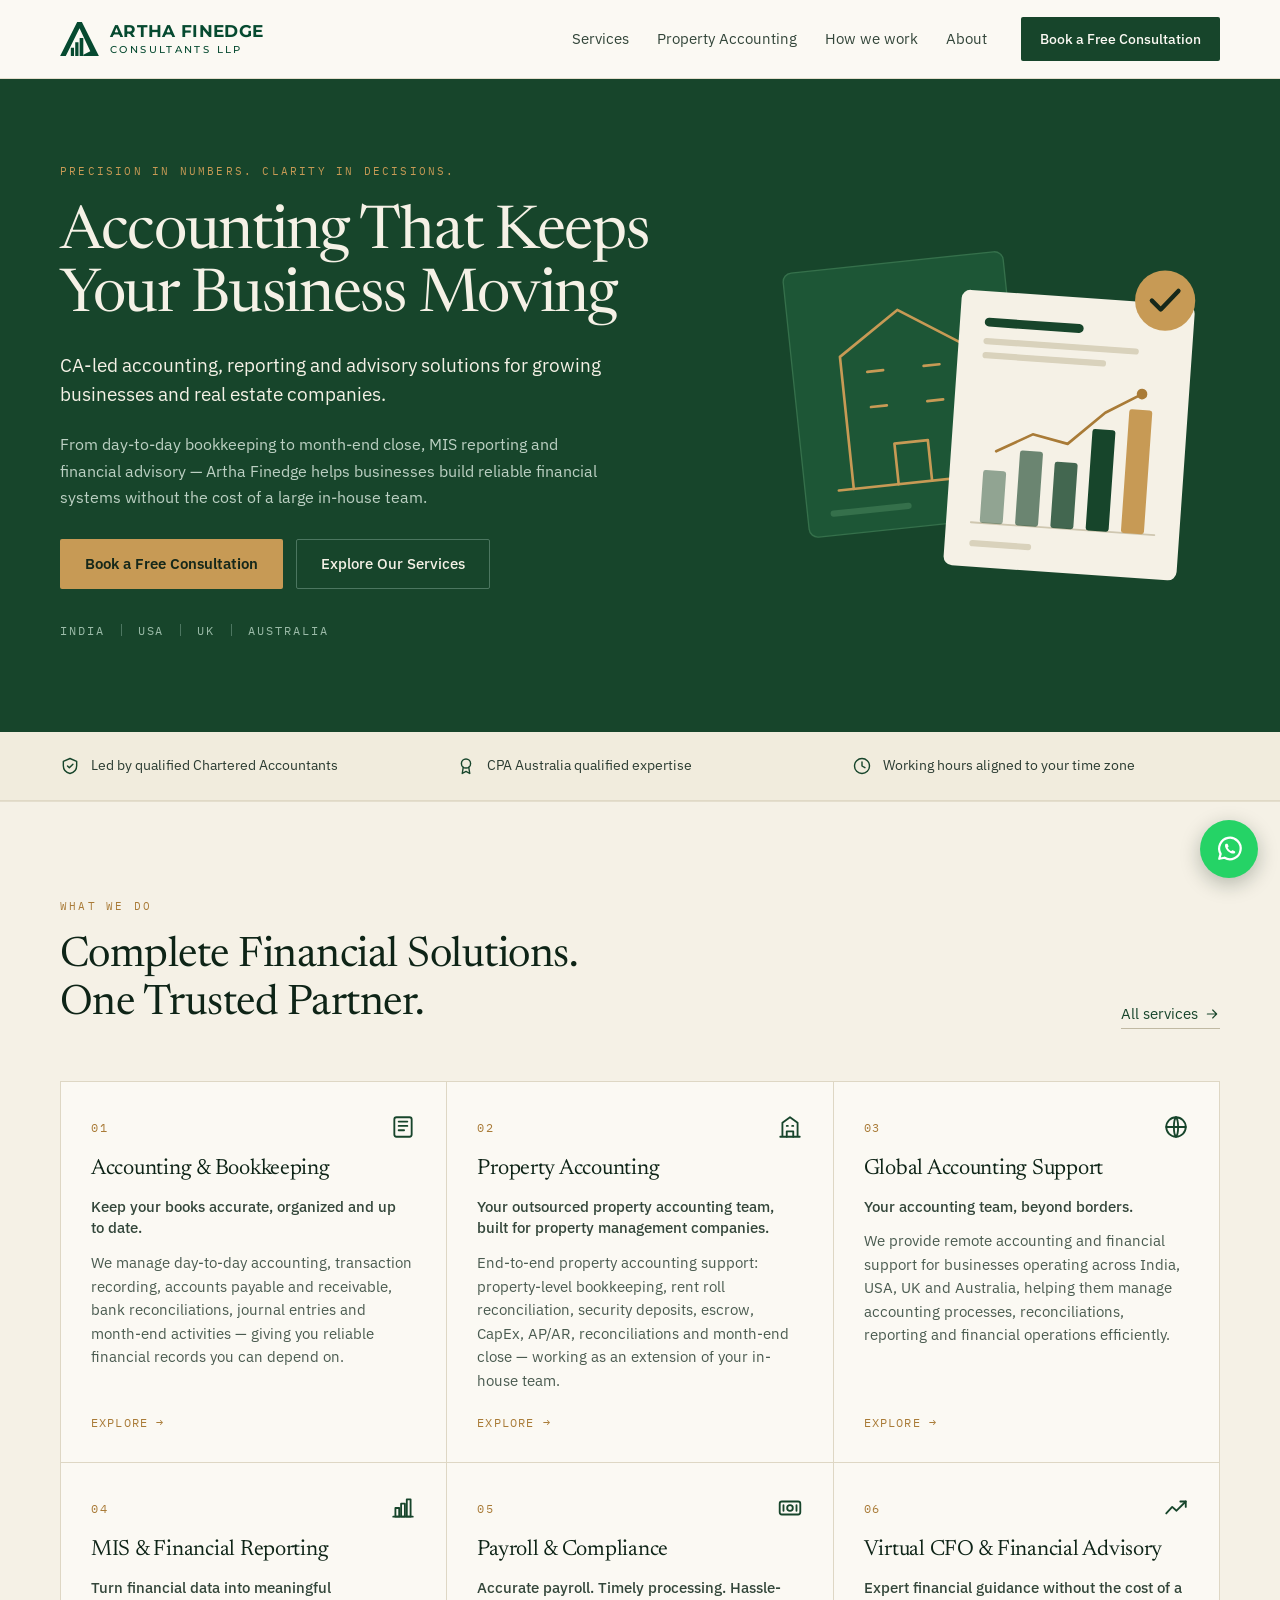
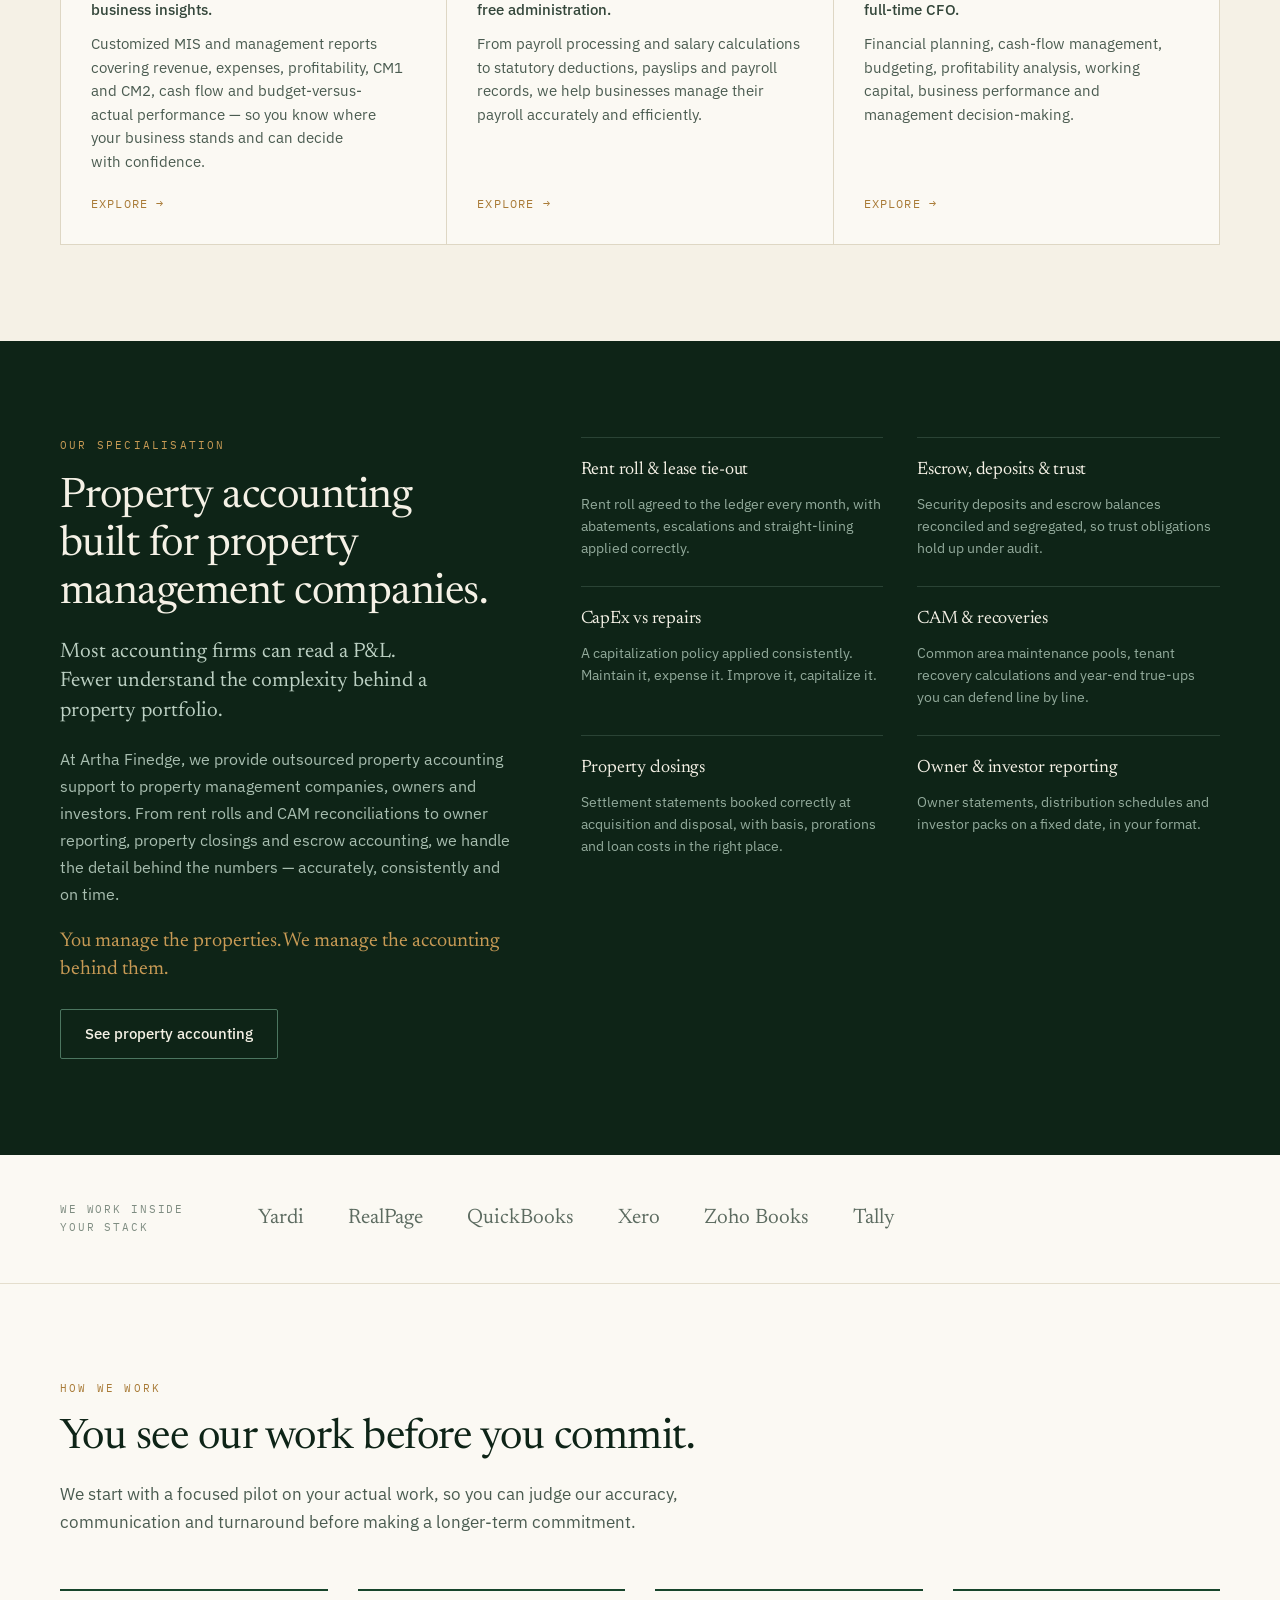
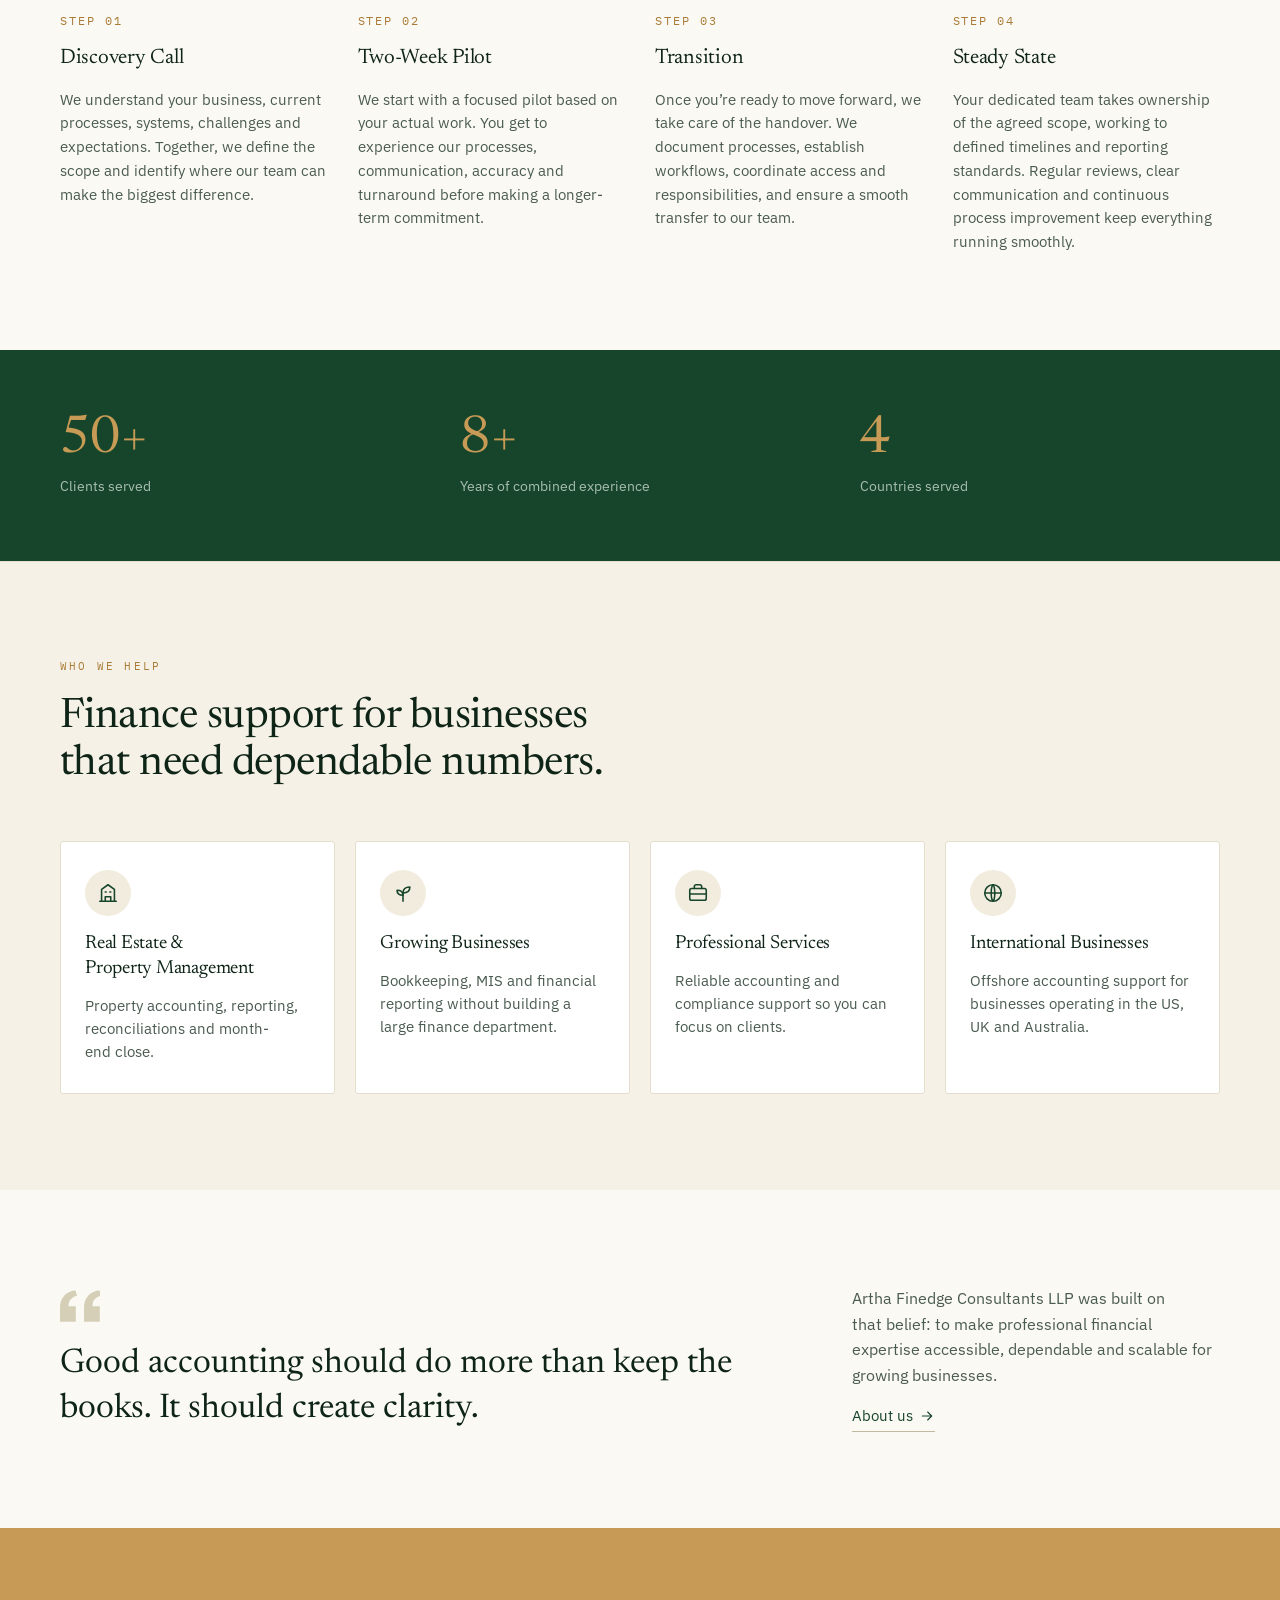
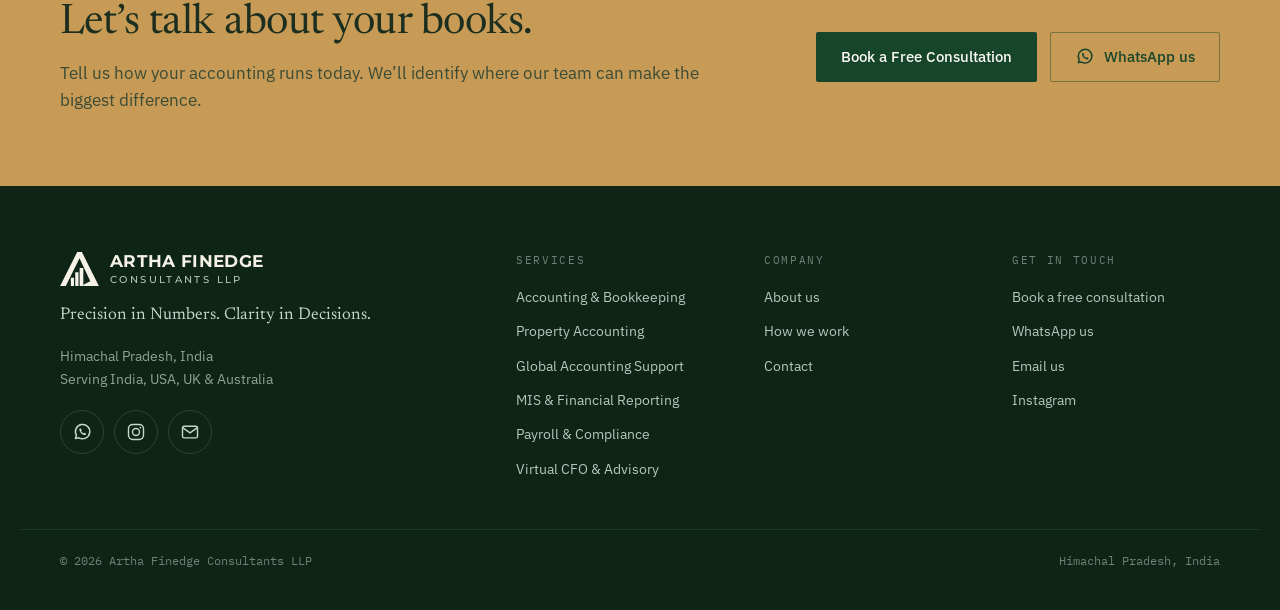
<file: index.html>
<!doctype html>
<html lang="en">
<head>
<meta charset="utf-8">
<meta name="viewport" content="width=device-width, initial-scale=1">
<title>Artha Finedge Consultants LLP | Accounting That Keeps Your Business Moving</title>
<meta name="description" content="CA-led accounting, reporting and advisory for growing businesses and real estate companies. Bookkeeping, property accounting, MIS reporting, payroll and Virtual CFO support across India, USA, UK and Australia.">
<link rel="canonical" href="https://arthafinedge.com/">
<meta property="og:type" content="website">
<meta property="og:site_name" content="Artha Finedge Consultants LLP">
<meta property="og:title" content="Artha Finedge Consultants LLP | Accounting That Keeps Your Business Moving">
<meta property="og:description" content="CA-led accounting, reporting and advisory for growing businesses and real estate companies. Bookkeeping, property accounting, MIS reporting, payroll and Virtual CFO support across India, USA, UK and Australia.">
<meta property="og:url" content="https://arthafinedge.com/">
<meta property="og:image" content="https://arthafinedge.com/assets/og-image.png">
<meta property="og:image:width" content="1200">
<meta property="og:image:height" content="630">
<meta name="twitter:card" content="summary_large_image">
<meta name="theme-color" content="#17452B">
<link rel="icon" href="assets/favicon.svg" type="image/svg+xml">
<link rel="preconnect" href="https://fonts.googleapis.com">
<link rel="preconnect" href="https://fonts.gstatic.com" crossorigin>
<link rel="stylesheet" href="https://fonts.googleapis.com/css2?family=IBM+Plex+Mono:wght@400;500&family=IBM+Plex+Sans:wght@400;500;600&family=Montserrat:wght@500;700&family=Newsreader:opsz,wght@6..72,400;6..72,500&display=swap">
<link rel="stylesheet" href="assets/styles.css">
</head>
<body>
<a class="skip-link" href="#main">Skip to content</a>
<header class="site-header">
  <div class="container header-inner">
    <a class="brand" href="index.html" aria-label="Artha Finedge Consultants LLP, home">
      <svg viewBox="0 0 677 594" width="39" height="34" fill="#064A30" aria-hidden="true" focusable="false"><path d="M298 0h82l297 594H405v-24l122-60L339 108 99 594H0z"/><path d="M187 448h56v146h-56zM264 353h57v241h-57zM341 280h64v314h-64z"/></svg>
      <span class="brand-text"><span class="brand-name">Artha Finedge</span><span class="brand-sub">Consultants LLP</span></span>
    </a>
    <button class="nav-toggle" type="button" aria-expanded="false" aria-controls="site-nav" aria-label="Open menu">
      <svg class="icon-open" viewBox="0 0 24 24" width="24" height="24" fill="none" stroke="currentColor" stroke-width="1.7" stroke-linecap="round" stroke-linejoin="round" aria-hidden="true" focusable="false"><path d="M3 6h18M3 12h18M3 18h18"/></svg><svg class="icon-close" viewBox="0 0 24 24" width="24" height="24" fill="none" stroke="currentColor" stroke-width="1.7" stroke-linecap="round" stroke-linejoin="round" aria-hidden="true" focusable="false"><path d="M6 6l12 12M18 6 6 18"/></svg>
    </button>
    <nav class="nav" id="site-nav" aria-label="Main">
      <a href="services.html">Services</a>
      <a href="property-accounting.html">Property Accounting</a>
      <a href="index.html#how-we-work">How we work</a>
      <a href="about.html">About</a>
      <a class="btn btn--forest" href="contact.html">Book a Free Consultation</a>
    </nav>
  </div>
</header>
<script type="application/ld+json">
{
  "@context": "https://schema.org",
  "@type": "AccountingService",
  "name": "Artha Finedge Consultants LLP",
  "slogan": "Precision in Numbers. Clarity in Decisions.",
  "description": "CA-led accounting, reporting and advisory solutions for growing businesses and real estate companies.",
  "url": "https://arthafinedge.com/",
  "image": "https://arthafinedge.com/assets/og-image.png",
  "address": {
    "@type": "PostalAddress",
    "addressRegion": "Himachal Pradesh",
    "addressCountry": "IN"
  },
  "areaServed": [
    "India",
    "United States",
    "United Kingdom",
    "Australia"
  ],
  "sameAs": [
    "https://www.instagram.com/arthafinedge/"
  ]
}
</script>
<main id="main">

<section class="hero on-dark">
  <div class="container hero-inner">
    <div class="hero-copy">
      <span class="eyebrow">Precision in Numbers. Clarity in Decisions.</span>
      <h1 class="h1">Accounting That Keeps Your Business Moving</h1>
      <p class="hero-lede">CA-led accounting, reporting and advisory solutions for growing businesses and real estate companies.</p>
      <p class="hero-body">From day-to-day bookkeeping to month-end close, MIS reporting and financial advisory &mdash; Artha Finedge helps businesses build reliable financial systems without the cost of a large in-house team.</p>
      <div class="btn-row">
        <a class="btn btn--brass" href="contact.html">Book a Free Consultation</a>
        <a class="btn btn--ghost-light" href="services.html">Explore Our Services</a>
      </div>
      <ul class="regions" aria-label="Where we work">
        <li>India</li>
        <li>USA</li>
        <li>UK</li>
        <li>Australia</li>
      </ul>
    </div>
    <div class="hero-art">
      <img src="assets/hero.svg" width="520" height="460" alt="">
    </div>
  </div>
</section>

<section class="trust" aria-label="At a glance">
  <div class="trust-inner">
    <div class="trust-item"><svg viewBox="0 0 24 24" width="24" height="24" fill="none" stroke="currentColor" stroke-width="1.7" stroke-linecap="round" stroke-linejoin="round" aria-hidden="true" focusable="false"><path d="M12 3 4 6.5v5.2c0 4.6 3.4 8.2 8 9.3 4.6-1.1 8-4.7 8-9.3V6.5z"/><path d="m9 12 2.2 2.2 4.3-4.4"/></svg><span>Led by qualified Chartered Accountants</span></div>
    <div class="trust-item"><svg viewBox="0 0 24 24" width="24" height="24" fill="none" stroke="currentColor" stroke-width="1.7" stroke-linecap="round" stroke-linejoin="round" aria-hidden="true" focusable="false"><circle cx="12" cy="9" r="5.5"/><path d="M8.7 13.5 7.5 21l4.5-2.5 4.5 2.5-1.2-7.5"/></svg><span>CPA Australia qualified expertise</span></div>
    <div class="trust-item"><svg viewBox="0 0 24 24" width="24" height="24" fill="none" stroke="currentColor" stroke-width="1.7" stroke-linecap="round" stroke-linejoin="round" aria-hidden="true" focusable="false"><circle cx="12" cy="12" r="9"/><path d="M12 7v5l3.5 2"/></svg><span>Working hours aligned to your time zone</span></div>
  </div>
</section>

<section class="section bg-cream" id="services">
  <div class="container">
    <div class="section-head section-head--row">
      <div>
        <span class="eyebrow">What we do</span>
        <h2 class="h2">Complete Financial Solutions. One Trusted Partner.</h2>
      </div>
      <a class="text-link" href="services.html">All services <svg viewBox="0 0 24 24" width="24" height="24" fill="none" stroke="currentColor" stroke-width="1.7" stroke-linecap="round" stroke-linejoin="round" aria-hidden="true" focusable="false"><path d="M5 12h14M13 6l6 6-6 6"/></svg></a>
    </div>

    <div class="service-grid">
      <a class="service-card" href="services.html#accounting">
        <div class="service-top"><span class="service-num">01</span><svg viewBox="0 0 24 24" width="24" height="24" fill="none" stroke="currentColor" stroke-width="1.7" stroke-linecap="round" stroke-linejoin="round" aria-hidden="true" focusable="false"><rect x="4" y="3" width="16" height="18" rx="2"/><path d="M8 7h8M8 11h8M8 15h5"/></svg></div>
        <h3 class="h3">Accounting &amp; Bookkeeping</h3>
        <p class="service-tag">Keep your books accurate, organized and up to date.</p>
        <p>We manage day-to-day accounting, transaction recording, accounts payable and receivable, bank reconciliations, journal entries and month-end activities &mdash; giving you reliable financial records you can depend on.</p>
        <span class="explore">Explore &rarr;</span>
      </a>
      <a class="service-card" href="property-accounting.html">
        <div class="service-top"><span class="service-num">02</span><svg viewBox="0 0 24 24" width="24" height="24" fill="none" stroke="currentColor" stroke-width="1.7" stroke-linecap="round" stroke-linejoin="round" aria-hidden="true" focusable="false"><path d="M3 21h18M5 21V8l7-5 7 5v13"/><path d="M9 21v-5h6v5M9 11h1M14 11h1"/></svg></div>
        <h3 class="h3">Property Accounting</h3>
        <p class="service-tag">Your outsourced property accounting team, built for property management companies.</p>
        <p>End-to-end property accounting support: property-level bookkeeping, rent roll reconciliation, security deposits, escrow, CapEx, AP/AR, reconciliations and month-end close &mdash; working as an extension of your in-house team.</p>
        <span class="explore">Explore &rarr;</span>
      </a>
      <a class="service-card" href="services.html#global">
        <div class="service-top"><span class="service-num">03</span><svg viewBox="0 0 24 24" width="24" height="24" fill="none" stroke="currentColor" stroke-width="1.7" stroke-linecap="round" stroke-linejoin="round" aria-hidden="true" focusable="false"><circle cx="12" cy="12" r="9"/><path d="M3 12h18M12 3c2.6 2.8 2.6 15.2 0 18M12 3c-2.6 2.8-2.6 15.2 0 18"/></svg></div>
        <h3 class="h3">Global Accounting Support</h3>
        <p class="service-tag">Your accounting team, beyond borders.</p>
        <p>We provide remote accounting and financial support for businesses operating across India, USA, UK and Australia, helping them manage accounting processes, reconciliations, reporting and financial operations efficiently.</p>
        <span class="explore">Explore &rarr;</span>
      </a>
      <a class="service-card" href="services.html#mis">
        <div class="service-top"><span class="service-num">04</span><svg viewBox="0 0 24 24" width="24" height="24" fill="none" stroke="currentColor" stroke-width="1.7" stroke-linecap="round" stroke-linejoin="round" aria-hidden="true" focusable="false"><path d="M3 20h18"/><rect x="5" y="12" width="3.5" height="8"/><rect x="10.25" y="8" width="3.5" height="12"/><rect x="15.5" y="4" width="3.5" height="16"/></svg></div>
        <h3 class="h3">MIS &amp; Financial Reporting</h3>
        <p class="service-tag">Turn financial data into meaningful business insights.</p>
        <p>Customized MIS and management reports covering revenue, expenses, profitability, CM1 and CM2, cash flow and budget-versus-actual performance &mdash; so you know where your business stands and can decide with confidence.</p>
        <span class="explore">Explore &rarr;</span>
      </a>
      <a class="service-card" href="services.html#payroll">
        <div class="service-top"><span class="service-num">05</span><svg viewBox="0 0 24 24" width="24" height="24" fill="none" stroke="currentColor" stroke-width="1.7" stroke-linecap="round" stroke-linejoin="round" aria-hidden="true" focusable="false"><rect x="2.5" y="6" width="19" height="12" rx="2"/><circle cx="12" cy="12" r="2.6"/><path d="M6 9.5v5M18 9.5v5"/></svg></div>
        <h3 class="h3">Payroll &amp; Compliance</h3>
        <p class="service-tag">Accurate payroll. Timely processing. Hassle-free administration.</p>
        <p>From payroll processing and salary calculations to statutory deductions, payslips and payroll records, we help businesses manage their payroll accurately and efficiently.</p>
        <span class="explore">Explore &rarr;</span>
      </a>
      <a class="service-card" href="services.html#cfo">
        <div class="service-top"><span class="service-num">06</span><svg viewBox="0 0 24 24" width="24" height="24" fill="none" stroke="currentColor" stroke-width="1.7" stroke-linecap="round" stroke-linejoin="round" aria-hidden="true" focusable="false"><path d="m3 17 5.5-6 4 3.5L21 6"/><path d="M16 6h5v5"/></svg></div>
        <h3 class="h3">Virtual CFO &amp; Financial Advisory</h3>
        <p class="service-tag">Expert financial guidance without the cost of a full-time CFO.</p>
        <p>Financial planning, cash-flow management, budgeting, profitability analysis, working capital, business performance and management decision-making.</p>
        <span class="explore">Explore &rarr;</span>
      </a>
    </div>
  </div>
</section>

<section class="section bg-ink on-dark">
  <div class="container split">
    <div class="split-copy">
      <span class="eyebrow">Our specialisation</span>
      <h2 class="h2">Property accounting built for property management companies.</h2>
      <p class="split-sub">Most accounting firms can read a P&amp;L. Fewer understand the complexity behind a property portfolio.</p>
      <p class="body">At Artha Finedge, we provide outsourced property accounting support to property management companies, owners and investors. From rent rolls and CAM reconciliations to owner reporting, property closings and escrow accounting, we handle the detail behind the numbers &mdash; accurately, consistently and on time.</p>
      <p class="kicker">You manage the properties. We manage the accounting behind them.</p>
      <a class="btn btn--ghost-light" href="property-accounting.html">See property accounting</a>
    </div>
    <div class="feature-grid">
      <div class="feature">
        <h3>Rent roll &amp; lease tie-out</h3>
        <p>Rent roll agreed to the ledger every month, with abatements, escalations and straight-lining applied correctly.</p>
      </div>
      <div class="feature">
        <h3>Escrow, deposits &amp; trust</h3>
        <p>Security deposits and escrow balances reconciled and segregated, so trust obligations hold up under audit.</p>
      </div>
      <div class="feature">
        <h3>CapEx vs repairs</h3>
        <p>A capitalization policy applied consistently. Maintain it, expense it. Improve it, capitalize it.</p>
      </div>
      <div class="feature">
        <h3>CAM &amp; recoveries</h3>
        <p>Common area maintenance pools, tenant recovery calculations and year-end true-ups you can defend line by line.</p>
      </div>
      <div class="feature">
        <h3>Property closings</h3>
        <p>Settlement statements booked correctly at acquisition and disposal, with basis, prorations and loan costs in the right place.</p>
      </div>
      <div class="feature">
        <h3>Owner &amp; investor reporting</h3>
        <p>Owner statements, distribution schedules and investor packs on a fixed date, in your format.</p>
      </div>
    </div>
  </div>
</section>

<section class="stack-band" aria-label="Software we work in">
  <div class="stack">
    <p class="stack-label">We work inside your stack</p>
    <ul class="stack-list">
      <li>Yardi</li>
      <li>RealPage</li>
      <li>QuickBooks</li>
      <li>Xero</li>
      <li>Zoho Books</li>
      <li>Tally</li>
    </ul>
  </div>
</section>

<section class="section bg-paper" id="how-we-work">
  <div class="container">
    <div class="section-head">
      <span class="eyebrow">How we work</span>
      <h2 class="h2">You see our work before you commit.</h2>
      <p class="lede">We start with a focused pilot on your actual work, so you can judge our accuracy, communication and turnaround before making a longer-term commitment.</p>
    </div>
    <ol class="steps">
      <li class="step">
        <span class="step-num">STEP 01</span>
        <h3>Discovery Call</h3>
        <p>We understand your business, current processes, systems, challenges and expectations. Together, we define the scope and identify where our team can make the biggest difference.</p>
      </li>
      <li class="step">
        <span class="step-num">STEP 02</span>
        <h3>Two-Week Pilot</h3>
        <p>We start with a focused pilot based on your actual work. You get to experience our processes, communication, accuracy and turnaround before making a longer-term commitment.</p>
      </li>
      <li class="step">
        <span class="step-num">STEP 03</span>
        <h3>Transition</h3>
        <p>Once you&rsquo;re ready to move forward, we take care of the handover. We document processes, establish workflows, coordinate access and responsibilities, and ensure a smooth transfer to our team.</p>
      </li>
      <li class="step">
        <span class="step-num">STEP 04</span>
        <h3>Steady State</h3>
        <p>Your dedicated team takes ownership of the agreed scope, working to defined timelines and reporting standards. Regular reviews, clear communication and continuous process improvement keep everything running smoothly.</p>
      </li>
    </ol>
  </div>
</section>

<section class="bg-forest on-dark" aria-label="Artha Finedge in numbers">
  <div class="stats">
    <div class="stat"><span class="stat-num">50+</span><span class="stat-label">Clients served</span></div>
    <div class="stat"><span class="stat-num">8+</span><span class="stat-label">Years of combined experience</span></div>
    <div class="stat"><span class="stat-num">4</span><span class="stat-label">Countries served</span></div>
  </div>
</section>

<section class="section bg-cream">
  <div class="container">
    <div class="section-head">
      <span class="eyebrow">Who we help</span>
      <h2 class="h2">Finance support for businesses that need dependable numbers.</h2>
    </div>
    <div class="help-grid">
      <div class="help-card">
        <span class="help-icon"><svg viewBox="0 0 24 24" width="24" height="24" fill="none" stroke="currentColor" stroke-width="1.7" stroke-linecap="round" stroke-linejoin="round" aria-hidden="true" focusable="false"><path d="M3 21h18M5 21V8l7-5 7 5v13"/><path d="M9 21v-5h6v5M9 11h1M14 11h1"/></svg></span>
        <h3>Real Estate &amp; Property Management</h3>
        <p>Property accounting, reporting, reconciliations and month-end close.</p>
      </div>
      <div class="help-card">
        <span class="help-icon"><svg viewBox="0 0 24 24" width="24" height="24" fill="none" stroke="currentColor" stroke-width="1.7" stroke-linecap="round" stroke-linejoin="round" aria-hidden="true" focusable="false"><path d="M12 21v-9"/><path d="M12 12c0-4 3-6.5 7.5-6.5 0 4.2-3 6.5-7.5 6.5z"/><path d="M12 14.5C12 11.3 9.6 9 5.5 9c0 3.3 2.4 5.5 6.5 5.5z"/></svg></span>
        <h3>Growing Businesses</h3>
        <p>Bookkeeping, MIS and financial reporting without building a large finance department.</p>
      </div>
      <div class="help-card">
        <span class="help-icon"><svg viewBox="0 0 24 24" width="24" height="24" fill="none" stroke="currentColor" stroke-width="1.7" stroke-linecap="round" stroke-linejoin="round" aria-hidden="true" focusable="false"><rect x="3" y="7" width="18" height="13" rx="2"/><path d="M8 7V5a2 2 0 0 1 2-2h4a2 2 0 0 1 2 2v2M3 13h18"/></svg></span>
        <h3>Professional Services</h3>
        <p>Reliable accounting and compliance support so you can focus on clients.</p>
      </div>
      <div class="help-card">
        <span class="help-icon"><svg viewBox="0 0 24 24" width="24" height="24" fill="none" stroke="currentColor" stroke-width="1.7" stroke-linecap="round" stroke-linejoin="round" aria-hidden="true" focusable="false"><circle cx="12" cy="12" r="9"/><path d="M3 12h18M12 3c2.6 2.8 2.6 15.2 0 18M12 3c-2.6 2.8-2.6 15.2 0 18"/></svg></span>
        <h3>International Businesses</h3>
        <p>Offshore accounting support for businesses operating in the US, UK and Australia.</p>
      </div>
    </div>
  </div>
</section>

<section class="section bg-paper">
  <div class="container quote-block">
    <div>
      <svg class="quote-mark" viewBox="0 0 38 30" width="40" height="32" aria-hidden="true" focusable="false"><path fill="currentColor" d="M0 30V16.5C0 7.4 5.2 1.4 14.6 0l1.6 5.3c-5.4 1.3-8.1 4.6-8.1 9.9H15V30zm22.8 0V16.5C22.8 7.4 28 1.4 37.4 0L39 5.3c-5.4 1.3-8.1 4.6-8.1 9.9h6.9V30z"/></svg>
      <p class="quote-text">Good accounting should do more than keep the books. It should create clarity.</p>
    </div>
    <div class="quote-side">
      <p>Artha Finedge Consultants LLP was built on that belief: to make professional financial expertise accessible, dependable and scalable for growing businesses.</p>
      <a class="text-link" href="about.html">About us <svg viewBox="0 0 24 24" width="24" height="24" fill="none" stroke="currentColor" stroke-width="1.7" stroke-linecap="round" stroke-linejoin="round" aria-hidden="true" focusable="false"><path d="M5 12h14M13 6l6 6-6 6"/></svg></a>
    </div>
  </div>
</section>

<section class="cta-band">
  <div class="cta-inner">
    <div class="cta-copy">
      <h2 class="h2">Let&rsquo;s talk about your books.</h2>
      <p>Tell us how your accounting runs today. We&rsquo;ll identify where our team can make the biggest difference.</p>
    </div>
    <div class="btn-row">
      <a class="btn btn--forest" href="contact.html">Book a Free Consultation</a>
      <a class="btn btn--ghost" data-link="whatsapp" href="contact.html#enquiry"><svg viewBox="0 0 24 24" width="24" height="24" fill="none" stroke="currentColor" stroke-width="1.7" stroke-linecap="round" stroke-linejoin="round" aria-hidden="true" focusable="false"><path d="M4.2 19.8 5.3 15.9A8.6 8.6 0 1 1 8.4 19z" stroke-width="1.8"/><path fill="currentColor" stroke="none" d="M9.2 8.1c.2-.4.4-.4.7-.4h.5c.2 0 .4.1.5.3l.7 1.6c.1.2 0 .4-.1.6l-.5.6c-.1.1-.1.3 0 .4.6 1 1.4 1.8 2.4 2.4.1.1.3.1.4 0l.6-.5c.2-.1.4-.2.6-.1l1.6.7c.2.1.3.3.3.5v.5c0 .3 0 .5-.4.7-.6.3-1.7.5-3.2-.2-1.8-.8-3.2-2.2-4-4-.7-1.5-.5-2.6-.2-3.2z"/></svg>WhatsApp us</a>
    </div>
  </div>
</section>

</main>

<footer class="site-footer">
  <div class="footer-grid">
    <div class="footer-brand">
      <a class="brand" href="index.html" aria-label="Artha Finedge Consultants LLP, home">
        <svg viewBox="0 0 677 594" width="39" height="34" fill="#F5F1E6" aria-hidden="true" focusable="false"><path d="M298 0h82l297 594H405v-24l122-60L339 108 99 594H0z"/><path d="M187 448h56v146h-56zM264 353h57v241h-57zM341 280h64v314h-64z"/></svg>
        <span class="brand-text"><span class="brand-name">Artha Finedge</span><span class="brand-sub">Consultants LLP</span></span>
      </a>
      <p class="footer-tagline">Precision in Numbers. Clarity in Decisions.</p>
      <p class="footer-meta">Himachal Pradesh, India<br>Serving India, USA, UK &amp; Australia</p>
      <div class="social">
        <a data-link="whatsapp" href="contact.html#enquiry" aria-label="WhatsApp"><svg viewBox="0 0 24 24" width="24" height="24" fill="none" stroke="currentColor" stroke-width="1.7" stroke-linecap="round" stroke-linejoin="round" aria-hidden="true" focusable="false"><path d="M4.2 19.8 5.3 15.9A8.6 8.6 0 1 1 8.4 19z" stroke-width="1.8"/><path fill="currentColor" stroke="none" d="M9.2 8.1c.2-.4.4-.4.7-.4h.5c.2 0 .4.1.5.3l.7 1.6c.1.2 0 .4-.1.6l-.5.6c-.1.1-.1.3 0 .4.6 1 1.4 1.8 2.4 2.4.1.1.3.1.4 0l.6-.5c.2-.1.4-.2.6-.1l1.6.7c.2.1.3.3.3.5v.5c0 .3 0 .5-.4.7-.6.3-1.7.5-3.2-.2-1.8-.8-3.2-2.2-4-4-.7-1.5-.5-2.6-.2-3.2z"/></svg></a>
        <a data-link="instagram" href="https://www.instagram.com/arthafinedge/" aria-label="Instagram"><svg viewBox="0 0 24 24" width="24" height="24" fill="none" stroke="currentColor" stroke-width="1.7" stroke-linecap="round" stroke-linejoin="round" aria-hidden="true" focusable="false"><rect x="3" y="3" width="18" height="18" rx="5"/><circle cx="12" cy="12" r="4.2"/><circle cx="17.3" cy="6.7" r="1.1" fill="currentColor" stroke="none"/></svg></a>
        <a data-link="email" href="mailto:arthafinedgeconsultantsllp@gmail.com" aria-label="Email"><svg viewBox="0 0 24 24" width="24" height="24" fill="none" stroke="currentColor" stroke-width="1.7" stroke-linecap="round" stroke-linejoin="round" aria-hidden="true" focusable="false"><rect x="3" y="5" width="18" height="14" rx="2"/><path d="m3.5 7 8.5 6 8.5-6"/></svg></a>
      </div>
    </div>
    <div class="footer-col">
      <h2>Services</h2>
      <ul>
        <li><a href="services.html#accounting">Accounting &amp; Bookkeeping</a></li>
        <li><a href="property-accounting.html">Property Accounting</a></li>
        <li><a href="services.html#global">Global Accounting Support</a></li>
        <li><a href="services.html#mis">MIS &amp; Financial Reporting</a></li>
        <li><a href="services.html#payroll">Payroll &amp; Compliance</a></li>
        <li><a href="services.html#cfo">Virtual CFO &amp; Advisory</a></li>
      </ul>
    </div>
    <div class="footer-col">
      <h2>Company</h2>
      <ul>
        <li><a href="about.html">About us</a></li>
        <li><a href="index.html#how-we-work">How we work</a></li>
        <li><a href="contact.html">Contact</a></li>
      </ul>
    </div>
    <div class="footer-col">
      <h2>Get in touch</h2>
      <ul>
        <li><a href="contact.html">Book a free consultation</a></li>
        <li><a data-link="whatsapp" href="contact.html#enquiry">WhatsApp us</a></li>
        <li><a data-link="email" href="mailto:arthafinedgeconsultantsllp@gmail.com">Email us</a></li>
        <li><a data-link="instagram" href="https://www.instagram.com/arthafinedge/">Instagram</a></li>
      </ul>
    </div>
  </div>
  <div class="footer-bottom">
    <span>&copy; <span data-year>2026</span> Artha Finedge Consultants LLP</span>
    <span>Himachal Pradesh, India</span>
  </div>
</footer>

<a class="wa-float" data-link="whatsapp" href="contact.html#enquiry" aria-label="Chat with us on WhatsApp"><svg viewBox="0 0 24 24" width="24" height="24" fill="none" stroke="currentColor" stroke-width="1.7" stroke-linecap="round" stroke-linejoin="round" aria-hidden="true" focusable="false"><path d="M4.2 19.8 5.3 15.9A8.6 8.6 0 1 1 8.4 19z" stroke-width="1.8"/><path fill="currentColor" stroke="none" d="M9.2 8.1c.2-.4.4-.4.7-.4h.5c.2 0 .4.1.5.3l.7 1.6c.1.2 0 .4-.1.6l-.5.6c-.1.1-.1.3 0 .4.6 1 1.4 1.8 2.4 2.4.1.1.3.1.4 0l.6-.5c.2-.1.4-.2.6-.1l1.6.7c.2.1.3.3.3.5v.5c0 .3 0 .5-.4.7-.6.3-1.7.5-3.2-.2-1.8-.8-3.2-2.2-4-4-.7-1.5-.5-2.6-.2-3.2z"/></svg></a>
<script src="assets/site.js"></script>
</body>
</html>
</file>
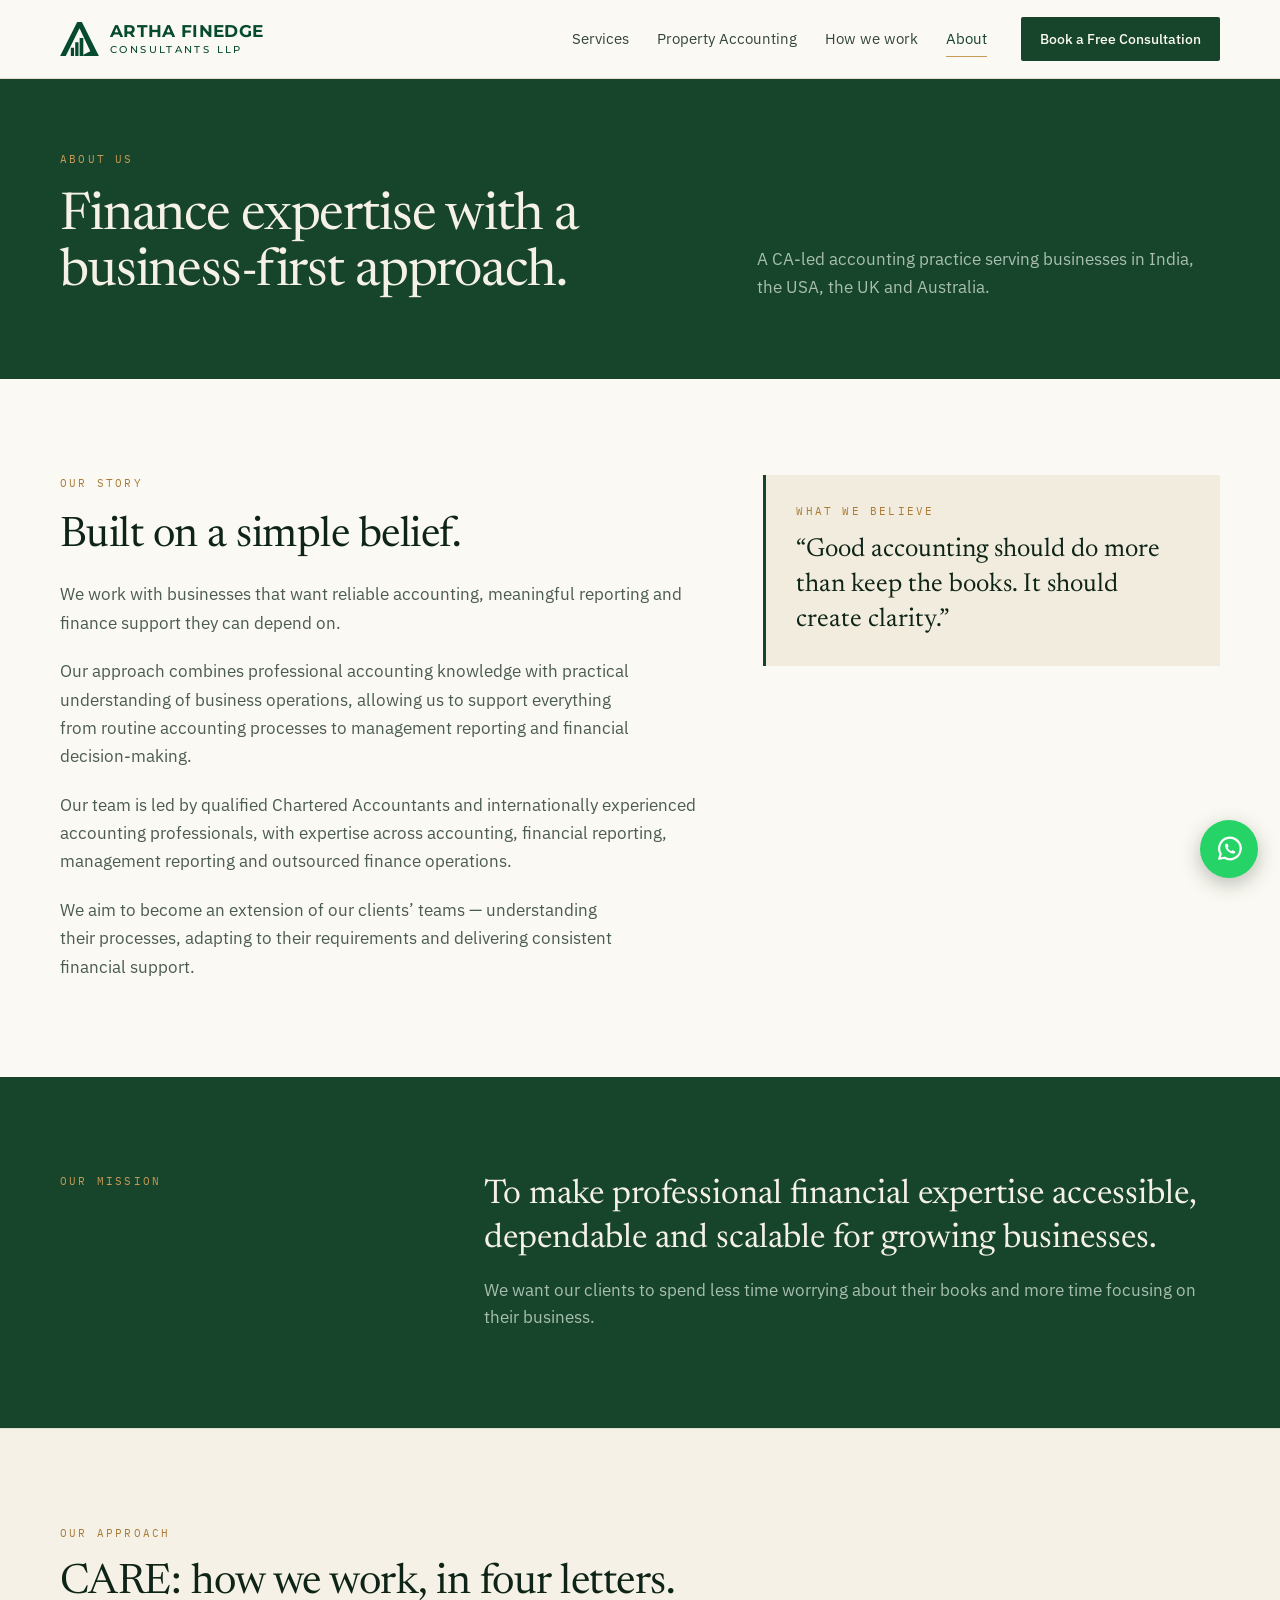
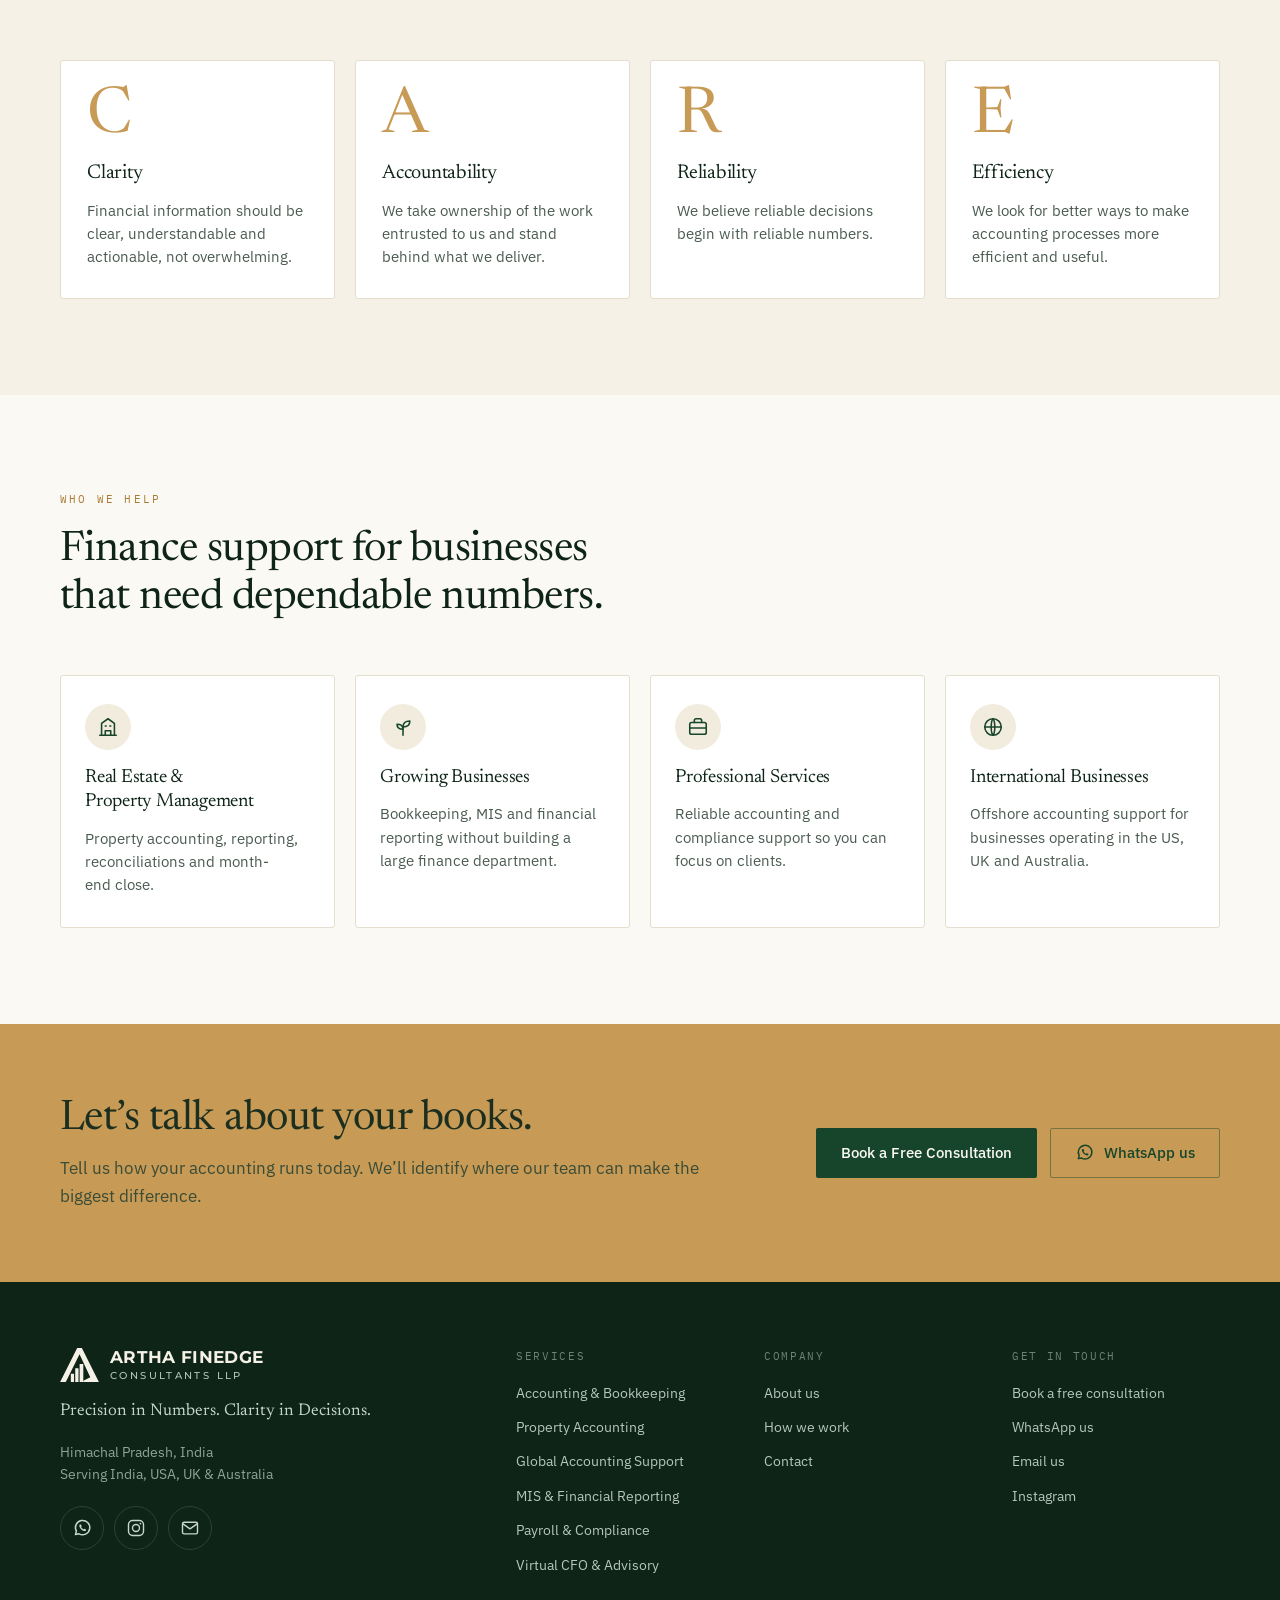
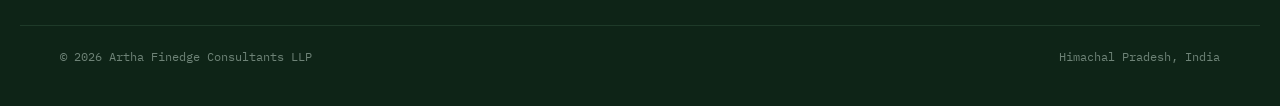
<file: about.html>
<!doctype html>
<html lang="en">
<head>
<meta charset="utf-8">
<meta name="viewport" content="width=device-width, initial-scale=1">
<title>About Us | Artha Finedge Consultants LLP</title>
<meta name="description" content="Artha Finedge Consultants LLP is a CA-led accounting practice built on a simple belief: good accounting should do more than keep the books. It should create clarity.">
<link rel="canonical" href="https://arthafinedge.com/about.html">
<meta property="og:type" content="website">
<meta property="og:site_name" content="Artha Finedge Consultants LLP">
<meta property="og:title" content="About Us | Artha Finedge Consultants LLP">
<meta property="og:description" content="Artha Finedge Consultants LLP is a CA-led accounting practice built on a simple belief: good accounting should do more than keep the books. It should create clarity.">
<meta property="og:url" content="https://arthafinedge.com/about.html">
<meta property="og:image" content="https://arthafinedge.com/assets/og-image.png">
<meta property="og:image:width" content="1200">
<meta property="og:image:height" content="630">
<meta name="twitter:card" content="summary_large_image">
<meta name="theme-color" content="#17452B">
<link rel="icon" href="assets/favicon.svg" type="image/svg+xml">
<link rel="preconnect" href="https://fonts.googleapis.com">
<link rel="preconnect" href="https://fonts.gstatic.com" crossorigin>
<link rel="stylesheet" href="https://fonts.googleapis.com/css2?family=IBM+Plex+Mono:wght@400;500&family=IBM+Plex+Sans:wght@400;500;600&family=Montserrat:wght@500;700&family=Newsreader:opsz,wght@6..72,400;6..72,500&display=swap">
<link rel="stylesheet" href="assets/styles.css">
</head>
<body>
<a class="skip-link" href="#main">Skip to content</a>
<header class="site-header">
  <div class="container header-inner">
    <a class="brand" href="index.html" aria-label="Artha Finedge Consultants LLP, home">
      <svg viewBox="0 0 677 594" width="39" height="34" fill="#064A30" aria-hidden="true" focusable="false"><path d="M298 0h82l297 594H405v-24l122-60L339 108 99 594H0z"/><path d="M187 448h56v146h-56zM264 353h57v241h-57zM341 280h64v314h-64z"/></svg>
      <span class="brand-text"><span class="brand-name">Artha Finedge</span><span class="brand-sub">Consultants LLP</span></span>
    </a>
    <button class="nav-toggle" type="button" aria-expanded="false" aria-controls="site-nav" aria-label="Open menu">
      <svg class="icon-open" viewBox="0 0 24 24" width="24" height="24" fill="none" stroke="currentColor" stroke-width="1.7" stroke-linecap="round" stroke-linejoin="round" aria-hidden="true" focusable="false"><path d="M3 6h18M3 12h18M3 18h18"/></svg><svg class="icon-close" viewBox="0 0 24 24" width="24" height="24" fill="none" stroke="currentColor" stroke-width="1.7" stroke-linecap="round" stroke-linejoin="round" aria-hidden="true" focusable="false"><path d="M6 6l12 12M18 6 6 18"/></svg>
    </button>
    <nav class="nav" id="site-nav" aria-label="Main">
      <a href="services.html">Services</a>
      <a href="property-accounting.html">Property Accounting</a>
      <a href="index.html#how-we-work">How we work</a>
      <a href="about.html" aria-current="page">About</a>
      <a class="btn btn--forest" href="contact.html">Book a Free Consultation</a>
    </nav>
  </div>
</header>
<main id="main">

<section class="page-hero on-dark">
  <div class="container page-hero-inner">
    <div>
      <span class="eyebrow">About us</span>
      <h1 class="h1">Finance expertise with a business-first approach.</h1>
    </div>
    <p>A CA-led accounting practice serving businesses in India, the USA, the UK and Australia.</p>
  </div>
</section>

<section class="section bg-paper">
  <div class="container story">
    <div class="story-copy">
      <span class="eyebrow">Our story</span>
      <h2 class="h2">Built on a simple belief.</h2>
      <p>We work with businesses that want reliable accounting, meaningful reporting and finance support they can depend on.</p>
      <p>Our approach combines professional accounting knowledge with practical understanding of business operations, allowing us to support everything from routine accounting processes to management reporting and financial decision-making.</p>
      <p>Our team is led by qualified Chartered Accountants and internationally experienced accounting professionals, with expertise across accounting, financial reporting, management reporting and outsourced finance operations.</p>
      <p>We aim to become an extension of our clients&rsquo; teams &mdash; understanding their processes, adapting to their requirements and delivering consistent financial support.</p>
    </div>
    <div class="belief">
      <span class="eyebrow">What we believe</span>
      <p class="quote">&ldquo;Good accounting should do more than keep the books. It should create clarity.&rdquo;</p>
    </div>
  </div>
</section>

<section class="section bg-forest on-dark">
  <div class="container mission">
    <span class="eyebrow">Our mission</span>
    <div class="mission-text">
      <p class="statement">To make professional financial expertise accessible, dependable and scalable for growing businesses.</p>
      <p>We want our clients to spend less time worrying about their books and more time focusing on their business.</p>
    </div>
  </div>
</section>

<section class="section bg-cream">
  <div class="container">
    <div class="section-head">
      <span class="eyebrow">Our approach</span>
      <h2 class="h2">CARE: how we work, in four letters.</h2>
    </div>
    <div class="care-grid">
      <div class="care-card">
        <span class="care-letter" aria-hidden="true">C</span>
        <h3>Clarity</h3>
        <p>Financial information should be clear, understandable and actionable, not overwhelming.</p>
      </div>
      <div class="care-card">
        <span class="care-letter" aria-hidden="true">A</span>
        <h3>Accountability</h3>
        <p>We take ownership of the work entrusted to us and stand behind what we deliver.</p>
      </div>
      <div class="care-card">
        <span class="care-letter" aria-hidden="true">R</span>
        <h3>Reliability</h3>
        <p>We believe reliable decisions begin with reliable numbers.</p>
      </div>
      <div class="care-card">
        <span class="care-letter" aria-hidden="true">E</span>
        <h3>Efficiency</h3>
        <p>We look for better ways to make accounting processes more efficient and useful.</p>
      </div>
    </div>
  </div>
</section>

<section class="section bg-paper">
  <div class="container">
    <div class="section-head">
      <span class="eyebrow">Who we help</span>
      <h2 class="h2">Finance support for businesses that need dependable numbers.</h2>
    </div>
    <div class="help-grid">
      <div class="help-card">
        <span class="help-icon"><svg viewBox="0 0 24 24" width="24" height="24" fill="none" stroke="currentColor" stroke-width="1.7" stroke-linecap="round" stroke-linejoin="round" aria-hidden="true" focusable="false"><path d="M3 21h18M5 21V8l7-5 7 5v13"/><path d="M9 21v-5h6v5M9 11h1M14 11h1"/></svg></span>
        <h3>Real Estate &amp; Property Management</h3>
        <p>Property accounting, reporting, reconciliations and month-end close.</p>
      </div>
      <div class="help-card">
        <span class="help-icon"><svg viewBox="0 0 24 24" width="24" height="24" fill="none" stroke="currentColor" stroke-width="1.7" stroke-linecap="round" stroke-linejoin="round" aria-hidden="true" focusable="false"><path d="M12 21v-9"/><path d="M12 12c0-4 3-6.5 7.5-6.5 0 4.2-3 6.5-7.5 6.5z"/><path d="M12 14.5C12 11.3 9.6 9 5.5 9c0 3.3 2.4 5.5 6.5 5.5z"/></svg></span>
        <h3>Growing Businesses</h3>
        <p>Bookkeeping, MIS and financial reporting without building a large finance department.</p>
      </div>
      <div class="help-card">
        <span class="help-icon"><svg viewBox="0 0 24 24" width="24" height="24" fill="none" stroke="currentColor" stroke-width="1.7" stroke-linecap="round" stroke-linejoin="round" aria-hidden="true" focusable="false"><rect x="3" y="7" width="18" height="13" rx="2"/><path d="M8 7V5a2 2 0 0 1 2-2h4a2 2 0 0 1 2 2v2M3 13h18"/></svg></span>
        <h3>Professional Services</h3>
        <p>Reliable accounting and compliance support so you can focus on clients.</p>
      </div>
      <div class="help-card">
        <span class="help-icon"><svg viewBox="0 0 24 24" width="24" height="24" fill="none" stroke="currentColor" stroke-width="1.7" stroke-linecap="round" stroke-linejoin="round" aria-hidden="true" focusable="false"><circle cx="12" cy="12" r="9"/><path d="M3 12h18M12 3c2.6 2.8 2.6 15.2 0 18M12 3c-2.6 2.8-2.6 15.2 0 18"/></svg></span>
        <h3>International Businesses</h3>
        <p>Offshore accounting support for businesses operating in the US, UK and Australia.</p>
      </div>
    </div>
  </div>
</section>

<section class="cta-band">
  <div class="cta-inner">
    <div class="cta-copy">
      <h2 class="h2">Let&rsquo;s talk about your books.</h2>
      <p>Tell us how your accounting runs today. We&rsquo;ll identify where our team can make the biggest difference.</p>
    </div>
    <div class="btn-row">
      <a class="btn btn--forest" href="contact.html">Book a Free Consultation</a>
      <a class="btn btn--ghost" data-link="whatsapp" href="contact.html#enquiry"><svg viewBox="0 0 24 24" width="24" height="24" fill="none" stroke="currentColor" stroke-width="1.7" stroke-linecap="round" stroke-linejoin="round" aria-hidden="true" focusable="false"><path d="M4.2 19.8 5.3 15.9A8.6 8.6 0 1 1 8.4 19z" stroke-width="1.8"/><path fill="currentColor" stroke="none" d="M9.2 8.1c.2-.4.4-.4.7-.4h.5c.2 0 .4.1.5.3l.7 1.6c.1.2 0 .4-.1.6l-.5.6c-.1.1-.1.3 0 .4.6 1 1.4 1.8 2.4 2.4.1.1.3.1.4 0l.6-.5c.2-.1.4-.2.6-.1l1.6.7c.2.1.3.3.3.5v.5c0 .3 0 .5-.4.7-.6.3-1.7.5-3.2-.2-1.8-.8-3.2-2.2-4-4-.7-1.5-.5-2.6-.2-3.2z"/></svg>WhatsApp us</a>
    </div>
  </div>
</section>

</main>

<footer class="site-footer">
  <div class="footer-grid">
    <div class="footer-brand">
      <a class="brand" href="index.html" aria-label="Artha Finedge Consultants LLP, home">
        <svg viewBox="0 0 677 594" width="39" height="34" fill="#F5F1E6" aria-hidden="true" focusable="false"><path d="M298 0h82l297 594H405v-24l122-60L339 108 99 594H0z"/><path d="M187 448h56v146h-56zM264 353h57v241h-57zM341 280h64v314h-64z"/></svg>
        <span class="brand-text"><span class="brand-name">Artha Finedge</span><span class="brand-sub">Consultants LLP</span></span>
      </a>
      <p class="footer-tagline">Precision in Numbers. Clarity in Decisions.</p>
      <p class="footer-meta">Himachal Pradesh, India<br>Serving India, USA, UK &amp; Australia</p>
      <div class="social">
        <a data-link="whatsapp" href="contact.html#enquiry" aria-label="WhatsApp"><svg viewBox="0 0 24 24" width="24" height="24" fill="none" stroke="currentColor" stroke-width="1.7" stroke-linecap="round" stroke-linejoin="round" aria-hidden="true" focusable="false"><path d="M4.2 19.8 5.3 15.9A8.6 8.6 0 1 1 8.4 19z" stroke-width="1.8"/><path fill="currentColor" stroke="none" d="M9.2 8.1c.2-.4.4-.4.7-.4h.5c.2 0 .4.1.5.3l.7 1.6c.1.2 0 .4-.1.6l-.5.6c-.1.1-.1.3 0 .4.6 1 1.4 1.8 2.4 2.4.1.1.3.1.4 0l.6-.5c.2-.1.4-.2.6-.1l1.6.7c.2.1.3.3.3.5v.5c0 .3 0 .5-.4.7-.6.3-1.7.5-3.2-.2-1.8-.8-3.2-2.2-4-4-.7-1.5-.5-2.6-.2-3.2z"/></svg></a>
        <a data-link="instagram" href="https://www.instagram.com/arthafinedge/" aria-label="Instagram"><svg viewBox="0 0 24 24" width="24" height="24" fill="none" stroke="currentColor" stroke-width="1.7" stroke-linecap="round" stroke-linejoin="round" aria-hidden="true" focusable="false"><rect x="3" y="3" width="18" height="18" rx="5"/><circle cx="12" cy="12" r="4.2"/><circle cx="17.3" cy="6.7" r="1.1" fill="currentColor" stroke="none"/></svg></a>
        <a data-link="email" href="mailto:arthafinedgeconsultantsllp@gmail.com" aria-label="Email"><svg viewBox="0 0 24 24" width="24" height="24" fill="none" stroke="currentColor" stroke-width="1.7" stroke-linecap="round" stroke-linejoin="round" aria-hidden="true" focusable="false"><rect x="3" y="5" width="18" height="14" rx="2"/><path d="m3.5 7 8.5 6 8.5-6"/></svg></a>
      </div>
    </div>
    <div class="footer-col">
      <h2>Services</h2>
      <ul>
        <li><a href="services.html#accounting">Accounting &amp; Bookkeeping</a></li>
        <li><a href="property-accounting.html">Property Accounting</a></li>
        <li><a href="services.html#global">Global Accounting Support</a></li>
        <li><a href="services.html#mis">MIS &amp; Financial Reporting</a></li>
        <li><a href="services.html#payroll">Payroll &amp; Compliance</a></li>
        <li><a href="services.html#cfo">Virtual CFO &amp; Advisory</a></li>
      </ul>
    </div>
    <div class="footer-col">
      <h2>Company</h2>
      <ul>
        <li><a href="about.html">About us</a></li>
        <li><a href="index.html#how-we-work">How we work</a></li>
        <li><a href="contact.html">Contact</a></li>
      </ul>
    </div>
    <div class="footer-col">
      <h2>Get in touch</h2>
      <ul>
        <li><a href="contact.html">Book a free consultation</a></li>
        <li><a data-link="whatsapp" href="contact.html#enquiry">WhatsApp us</a></li>
        <li><a data-link="email" href="mailto:arthafinedgeconsultantsllp@gmail.com">Email us</a></li>
        <li><a data-link="instagram" href="https://www.instagram.com/arthafinedge/">Instagram</a></li>
      </ul>
    </div>
  </div>
  <div class="footer-bottom">
    <span>&copy; <span data-year>2026</span> Artha Finedge Consultants LLP</span>
    <span>Himachal Pradesh, India</span>
  </div>
</footer>

<a class="wa-float" data-link="whatsapp" href="contact.html#enquiry" aria-label="Chat with us on WhatsApp"><svg viewBox="0 0 24 24" width="24" height="24" fill="none" stroke="currentColor" stroke-width="1.7" stroke-linecap="round" stroke-linejoin="round" aria-hidden="true" focusable="false"><path d="M4.2 19.8 5.3 15.9A8.6 8.6 0 1 1 8.4 19z" stroke-width="1.8"/><path fill="currentColor" stroke="none" d="M9.2 8.1c.2-.4.4-.4.7-.4h.5c.2 0 .4.1.5.3l.7 1.6c.1.2 0 .4-.1.6l-.5.6c-.1.1-.1.3 0 .4.6 1 1.4 1.8 2.4 2.4.1.1.3.1.4 0l.6-.5c.2-.1.4-.2.6-.1l1.6.7c.2.1.3.3.3.5v.5c0 .3 0 .5-.4.7-.6.3-1.7.5-3.2-.2-1.8-.8-3.2-2.2-4-4-.7-1.5-.5-2.6-.2-3.2z"/></svg></a>
<script src="assets/site.js"></script>
</body>
</html>
</file>
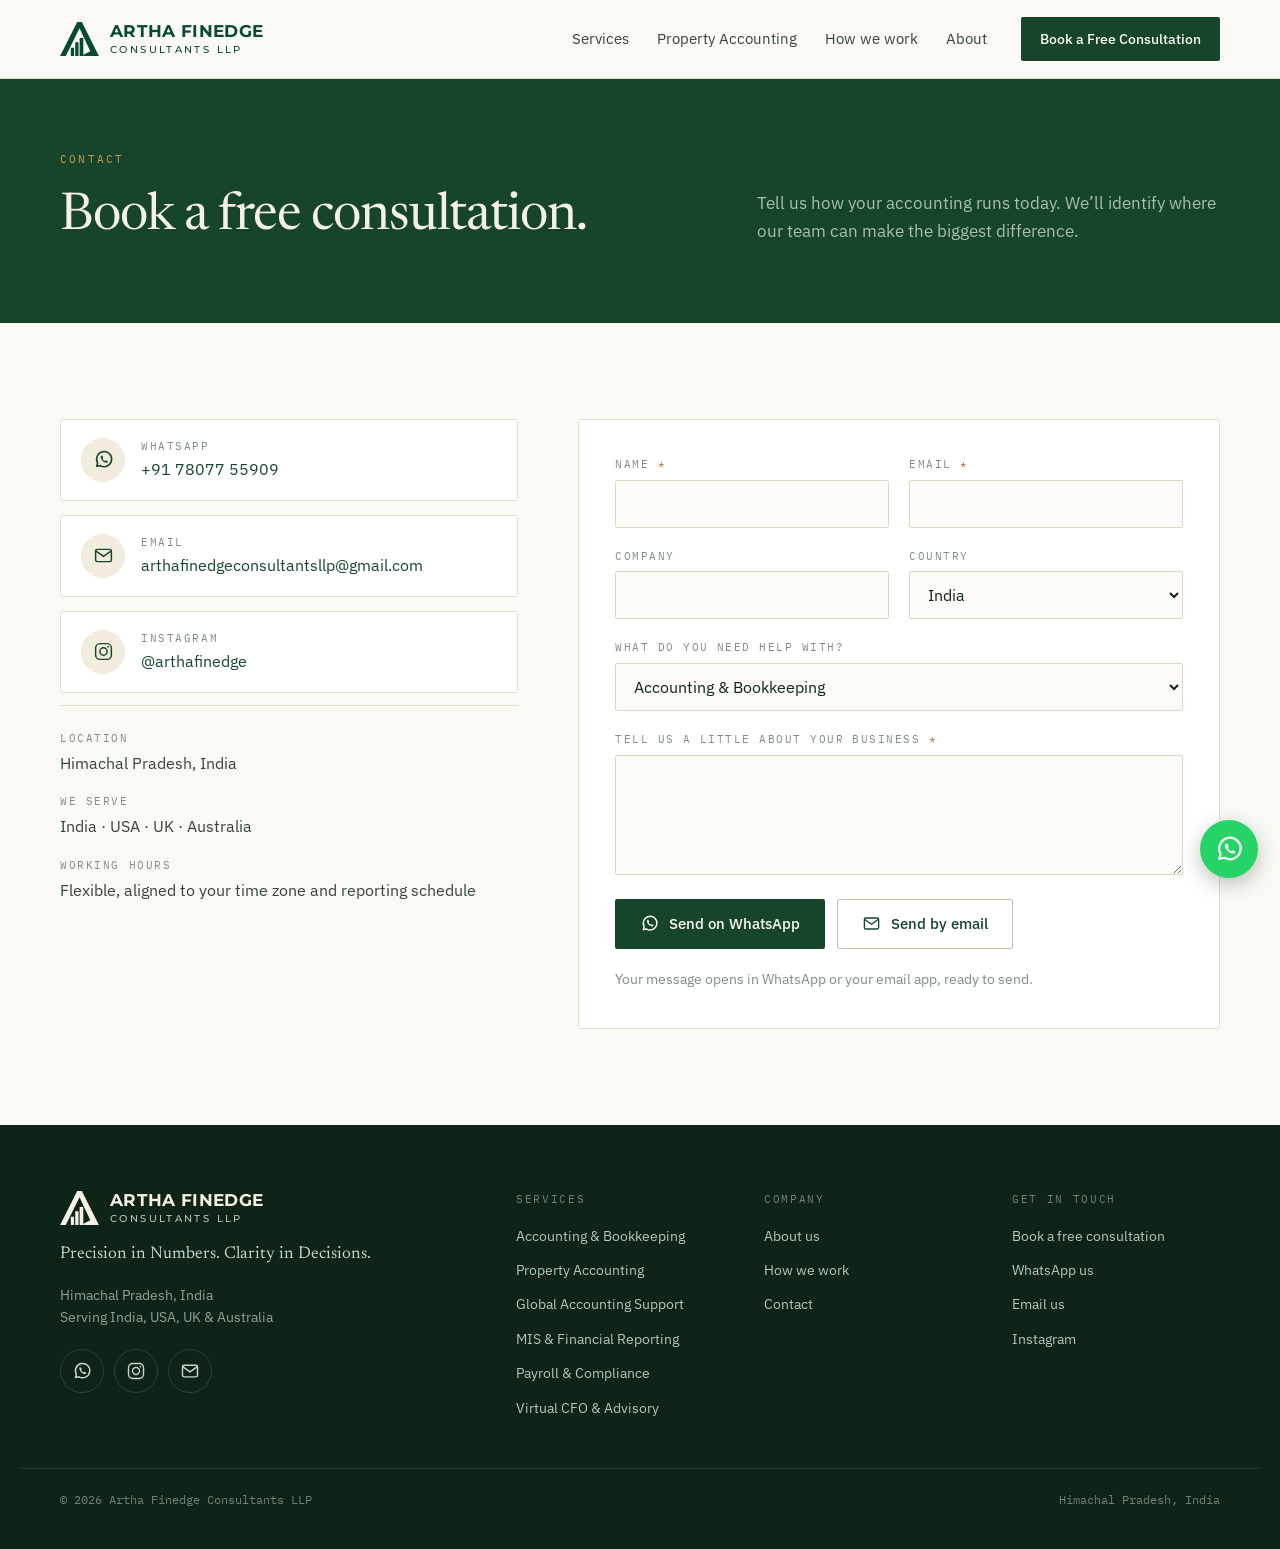
<file: contact.html>
<!doctype html>
<html lang="en">
<head>
<meta charset="utf-8">
<meta name="viewport" content="width=device-width, initial-scale=1">
<title>Book a Free Consultation | Artha Finedge Consultants LLP</title>
<meta name="description" content="Tell us how your accounting runs today. Reach Artha Finedge Consultants LLP by WhatsApp, email or Instagram.">
<link rel="canonical" href="https://arthafinedge.com/contact.html">
<meta property="og:type" content="website">
<meta property="og:site_name" content="Artha Finedge Consultants LLP">
<meta property="og:title" content="Book a Free Consultation | Artha Finedge Consultants LLP">
<meta property="og:description" content="Tell us how your accounting runs today. Reach Artha Finedge Consultants LLP by WhatsApp, email or Instagram.">
<meta property="og:url" content="https://arthafinedge.com/contact.html">
<meta property="og:image" content="https://arthafinedge.com/assets/og-image.png">
<meta property="og:image:width" content="1200">
<meta property="og:image:height" content="630">
<meta name="twitter:card" content="summary_large_image">
<meta name="theme-color" content="#17452B">
<link rel="icon" href="assets/favicon.svg" type="image/svg+xml">
<link rel="preconnect" href="https://fonts.googleapis.com">
<link rel="preconnect" href="https://fonts.gstatic.com" crossorigin>
<link rel="stylesheet" href="https://fonts.googleapis.com/css2?family=IBM+Plex+Mono:wght@400;500&family=IBM+Plex+Sans:wght@400;500;600&family=Montserrat:wght@500;700&family=Newsreader:opsz,wght@6..72,400;6..72,500&display=swap">
<link rel="stylesheet" href="assets/styles.css">
</head>
<body>
<a class="skip-link" href="#main">Skip to content</a>
<header class="site-header">
  <div class="container header-inner">
    <a class="brand" href="index.html" aria-label="Artha Finedge Consultants LLP, home">
      <svg viewBox="0 0 677 594" width="39" height="34" fill="#064A30" aria-hidden="true" focusable="false"><path d="M298 0h82l297 594H405v-24l122-60L339 108 99 594H0z"/><path d="M187 448h56v146h-56zM264 353h57v241h-57zM341 280h64v314h-64z"/></svg>
      <span class="brand-text"><span class="brand-name">Artha Finedge</span><span class="brand-sub">Consultants LLP</span></span>
    </a>
    <button class="nav-toggle" type="button" aria-expanded="false" aria-controls="site-nav" aria-label="Open menu">
      <svg class="icon-open" viewBox="0 0 24 24" width="24" height="24" fill="none" stroke="currentColor" stroke-width="1.7" stroke-linecap="round" stroke-linejoin="round" aria-hidden="true" focusable="false"><path d="M3 6h18M3 12h18M3 18h18"/></svg><svg class="icon-close" viewBox="0 0 24 24" width="24" height="24" fill="none" stroke="currentColor" stroke-width="1.7" stroke-linecap="round" stroke-linejoin="round" aria-hidden="true" focusable="false"><path d="M6 6l12 12M18 6 6 18"/></svg>
    </button>
    <nav class="nav" id="site-nav" aria-label="Main">
      <a href="services.html">Services</a>
      <a href="property-accounting.html">Property Accounting</a>
      <a href="index.html#how-we-work">How we work</a>
      <a href="about.html">About</a>
      <a class="btn btn--forest" href="contact.html" aria-current="page">Book a Free Consultation</a>
    </nav>
  </div>
</header>
<main id="main">

<section class="page-hero on-dark">
  <div class="container page-hero-inner">
    <div>
      <span class="eyebrow">Contact</span>
      <h1 class="h1">Book a free consultation.</h1>
    </div>
    <p>Tell us how your accounting runs today. We&rsquo;ll identify where our team can make the biggest difference.</p>
  </div>
</section>

<section class="section bg-paper">
  <div class="container contact-grid">

    <div>
      <div class="contact-methods">
        <a class="method" data-link="whatsapp" href="#enquiry">
          <span class="method-icon"><svg viewBox="0 0 24 24" width="24" height="24" fill="none" stroke="currentColor" stroke-width="1.7" stroke-linecap="round" stroke-linejoin="round" aria-hidden="true" focusable="false"><path d="M4.2 19.8 5.3 15.9A8.6 8.6 0 1 1 8.4 19z" stroke-width="1.8"/><path fill="currentColor" stroke="none" d="M9.2 8.1c.2-.4.4-.4.7-.4h.5c.2 0 .4.1.5.3l.7 1.6c.1.2 0 .4-.1.6l-.5.6c-.1.1-.1.3 0 .4.6 1 1.4 1.8 2.4 2.4.1.1.3.1.4 0l.6-.5c.2-.1.4-.2.6-.1l1.6.7c.2.1.3.3.3.5v.5c0 .3 0 .5-.4.7-.6.3-1.7.5-3.2-.2-1.8-.8-3.2-2.2-4-4-.7-1.5-.5-2.6-.2-3.2z"/></svg></span>
          <span class="method-text">
            <span class="method-label">WhatsApp</span>
            <span class="method-value" data-text="whatsapp">Chat with us</span>
          </span>
        </a>
        <a class="method" data-link="email" href="mailto:arthafinedgeconsultantsllp@gmail.com">
          <span class="method-icon"><svg viewBox="0 0 24 24" width="24" height="24" fill="none" stroke="currentColor" stroke-width="1.7" stroke-linecap="round" stroke-linejoin="round" aria-hidden="true" focusable="false"><rect x="3" y="5" width="18" height="14" rx="2"/><path d="m3.5 7 8.5 6 8.5-6"/></svg></span>
          <span class="method-text">
            <span class="method-label">Email</span>
            <span class="method-value" data-text="email">arthafinedgeconsultantsllp@gmail.com</span>
          </span>
        </a>
        <a class="method" data-link="instagram" href="https://www.instagram.com/arthafinedge/">
          <span class="method-icon"><svg viewBox="0 0 24 24" width="24" height="24" fill="none" stroke="currentColor" stroke-width="1.7" stroke-linecap="round" stroke-linejoin="round" aria-hidden="true" focusable="false"><rect x="3" y="3" width="18" height="18" rx="5"/><circle cx="12" cy="12" r="4.2"/><circle cx="17.3" cy="6.7" r="1.1" fill="currentColor" stroke="none"/></svg></span>
          <span class="method-text">
            <span class="method-label">Instagram</span>
            <span class="method-value">@arthafinedge</span>
          </span>
        </a>
      </div>

      <div class="contact-facts">
        <div class="fact"><span>Location</span><span>Himachal Pradesh, India</span></div>
        <div class="fact"><span>We serve</span><span>India &middot; USA &middot; UK &middot; Australia</span></div>
        <div class="fact"><span>Working hours</span><span>Flexible, aligned to your time zone and reporting schedule</span></div>
      </div>
    </div>

    <form class="form" id="enquiry">
      <div class="form-row">
        <div class="field">
          <label for="f-name">Name <span class="req">*</span></label>
          <input id="f-name" name="name" type="text" autocomplete="name" required>
        </div>
        <div class="field">
          <label for="f-email">Email <span class="req">*</span></label>
          <input id="f-email" name="email" type="email" autocomplete="email" required>
        </div>
      </div>
      <div class="form-row">
        <div class="field">
          <label for="f-company">Company</label>
          <input id="f-company" name="company" type="text" autocomplete="organization">
        </div>
        <div class="field">
          <label for="f-country">Country</label>
          <select id="f-country" name="country">
            <option>India</option>
            <option>USA</option>
            <option>UK</option>
            <option>Australia</option>
            <option>Other</option>
          </select>
        </div>
      </div>
      <div class="field">
        <label for="f-service">What do you need help with?</label>
        <select id="f-service" name="service">
          <option>Accounting &amp; Bookkeeping</option>
          <option>Property Accounting</option>
          <option>Global Accounting Support</option>
          <option>MIS &amp; Financial Reporting</option>
          <option>Payroll &amp; Compliance</option>
          <option>Virtual CFO &amp; Financial Advisory</option>
          <option>Not sure yet</option>
        </select>
      </div>
      <div class="field">
        <label for="f-message">Tell us a little about your business <span class="req">*</span></label>
        <textarea id="f-message" name="message" required></textarea>
      </div>
      <div class="form-actions">
        <button class="btn btn--forest" type="submit" data-send="whatsapp"><svg viewBox="0 0 24 24" width="24" height="24" fill="none" stroke="currentColor" stroke-width="1.7" stroke-linecap="round" stroke-linejoin="round" aria-hidden="true" focusable="false"><path d="M4.2 19.8 5.3 15.9A8.6 8.6 0 1 1 8.4 19z" stroke-width="1.8"/><path fill="currentColor" stroke="none" d="M9.2 8.1c.2-.4.4-.4.7-.4h.5c.2 0 .4.1.5.3l.7 1.6c.1.2 0 .4-.1.6l-.5.6c-.1.1-.1.3 0 .4.6 1 1.4 1.8 2.4 2.4.1.1.3.1.4 0l.6-.5c.2-.1.4-.2.6-.1l1.6.7c.2.1.3.3.3.5v.5c0 .3 0 .5-.4.7-.6.3-1.7.5-3.2-.2-1.8-.8-3.2-2.2-4-4-.7-1.5-.5-2.6-.2-3.2z"/></svg>Send on WhatsApp</button>
        <button class="btn btn--ghost" type="submit" data-send="email"><svg viewBox="0 0 24 24" width="24" height="24" fill="none" stroke="currentColor" stroke-width="1.7" stroke-linecap="round" stroke-linejoin="round" aria-hidden="true" focusable="false"><rect x="3" y="5" width="18" height="14" rx="2"/><path d="m3.5 7 8.5 6 8.5-6"/></svg>Send by email</button>
      </div>
      <p class="form-status" id="form-status" role="status" aria-live="polite"></p>
      <p class="form-note">Your message opens in WhatsApp or your email app, ready to send.</p>
    </form>

  </div>
</section>

</main>

<footer class="site-footer">
  <div class="footer-grid">
    <div class="footer-brand">
      <a class="brand" href="index.html" aria-label="Artha Finedge Consultants LLP, home">
        <svg viewBox="0 0 677 594" width="39" height="34" fill="#F5F1E6" aria-hidden="true" focusable="false"><path d="M298 0h82l297 594H405v-24l122-60L339 108 99 594H0z"/><path d="M187 448h56v146h-56zM264 353h57v241h-57zM341 280h64v314h-64z"/></svg>
        <span class="brand-text"><span class="brand-name">Artha Finedge</span><span class="brand-sub">Consultants LLP</span></span>
      </a>
      <p class="footer-tagline">Precision in Numbers. Clarity in Decisions.</p>
      <p class="footer-meta">Himachal Pradesh, India<br>Serving India, USA, UK &amp; Australia</p>
      <div class="social">
        <a data-link="whatsapp" href="contact.html#enquiry" aria-label="WhatsApp"><svg viewBox="0 0 24 24" width="24" height="24" fill="none" stroke="currentColor" stroke-width="1.7" stroke-linecap="round" stroke-linejoin="round" aria-hidden="true" focusable="false"><path d="M4.2 19.8 5.3 15.9A8.6 8.6 0 1 1 8.4 19z" stroke-width="1.8"/><path fill="currentColor" stroke="none" d="M9.2 8.1c.2-.4.4-.4.7-.4h.5c.2 0 .4.1.5.3l.7 1.6c.1.2 0 .4-.1.6l-.5.6c-.1.1-.1.3 0 .4.6 1 1.4 1.8 2.4 2.4.1.1.3.1.4 0l.6-.5c.2-.1.4-.2.6-.1l1.6.7c.2.1.3.3.3.5v.5c0 .3 0 .5-.4.7-.6.3-1.7.5-3.2-.2-1.8-.8-3.2-2.2-4-4-.7-1.5-.5-2.6-.2-3.2z"/></svg></a>
        <a data-link="instagram" href="https://www.instagram.com/arthafinedge/" aria-label="Instagram"><svg viewBox="0 0 24 24" width="24" height="24" fill="none" stroke="currentColor" stroke-width="1.7" stroke-linecap="round" stroke-linejoin="round" aria-hidden="true" focusable="false"><rect x="3" y="3" width="18" height="18" rx="5"/><circle cx="12" cy="12" r="4.2"/><circle cx="17.3" cy="6.7" r="1.1" fill="currentColor" stroke="none"/></svg></a>
        <a data-link="email" href="mailto:arthafinedgeconsultantsllp@gmail.com" aria-label="Email"><svg viewBox="0 0 24 24" width="24" height="24" fill="none" stroke="currentColor" stroke-width="1.7" stroke-linecap="round" stroke-linejoin="round" aria-hidden="true" focusable="false"><rect x="3" y="5" width="18" height="14" rx="2"/><path d="m3.5 7 8.5 6 8.5-6"/></svg></a>
      </div>
    </div>
    <div class="footer-col">
      <h2>Services</h2>
      <ul>
        <li><a href="services.html#accounting">Accounting &amp; Bookkeeping</a></li>
        <li><a href="property-accounting.html">Property Accounting</a></li>
        <li><a href="services.html#global">Global Accounting Support</a></li>
        <li><a href="services.html#mis">MIS &amp; Financial Reporting</a></li>
        <li><a href="services.html#payroll">Payroll &amp; Compliance</a></li>
        <li><a href="services.html#cfo">Virtual CFO &amp; Advisory</a></li>
      </ul>
    </div>
    <div class="footer-col">
      <h2>Company</h2>
      <ul>
        <li><a href="about.html">About us</a></li>
        <li><a href="index.html#how-we-work">How we work</a></li>
        <li><a href="contact.html">Contact</a></li>
      </ul>
    </div>
    <div class="footer-col">
      <h2>Get in touch</h2>
      <ul>
        <li><a href="contact.html">Book a free consultation</a></li>
        <li><a data-link="whatsapp" href="contact.html#enquiry">WhatsApp us</a></li>
        <li><a data-link="email" href="mailto:arthafinedgeconsultantsllp@gmail.com">Email us</a></li>
        <li><a data-link="instagram" href="https://www.instagram.com/arthafinedge/">Instagram</a></li>
      </ul>
    </div>
  </div>
  <div class="footer-bottom">
    <span>&copy; <span data-year>2026</span> Artha Finedge Consultants LLP</span>
    <span>Himachal Pradesh, India</span>
  </div>
</footer>

<a class="wa-float" data-link="whatsapp" href="contact.html#enquiry" aria-label="Chat with us on WhatsApp"><svg viewBox="0 0 24 24" width="24" height="24" fill="none" stroke="currentColor" stroke-width="1.7" stroke-linecap="round" stroke-linejoin="round" aria-hidden="true" focusable="false"><path d="M4.2 19.8 5.3 15.9A8.6 8.6 0 1 1 8.4 19z" stroke-width="1.8"/><path fill="currentColor" stroke="none" d="M9.2 8.1c.2-.4.4-.4.7-.4h.5c.2 0 .4.1.5.3l.7 1.6c.1.2 0 .4-.1.6l-.5.6c-.1.1-.1.3 0 .4.6 1 1.4 1.8 2.4 2.4.1.1.3.1.4 0l.6-.5c.2-.1.4-.2.6-.1l1.6.7c.2.1.3.3.3.5v.5c0 .3 0 .5-.4.7-.6.3-1.7.5-3.2-.2-1.8-.8-3.2-2.2-4-4-.7-1.5-.5-2.6-.2-3.2z"/></svg></a>
<script src="assets/site.js"></script>
</body>
</html>
</file>
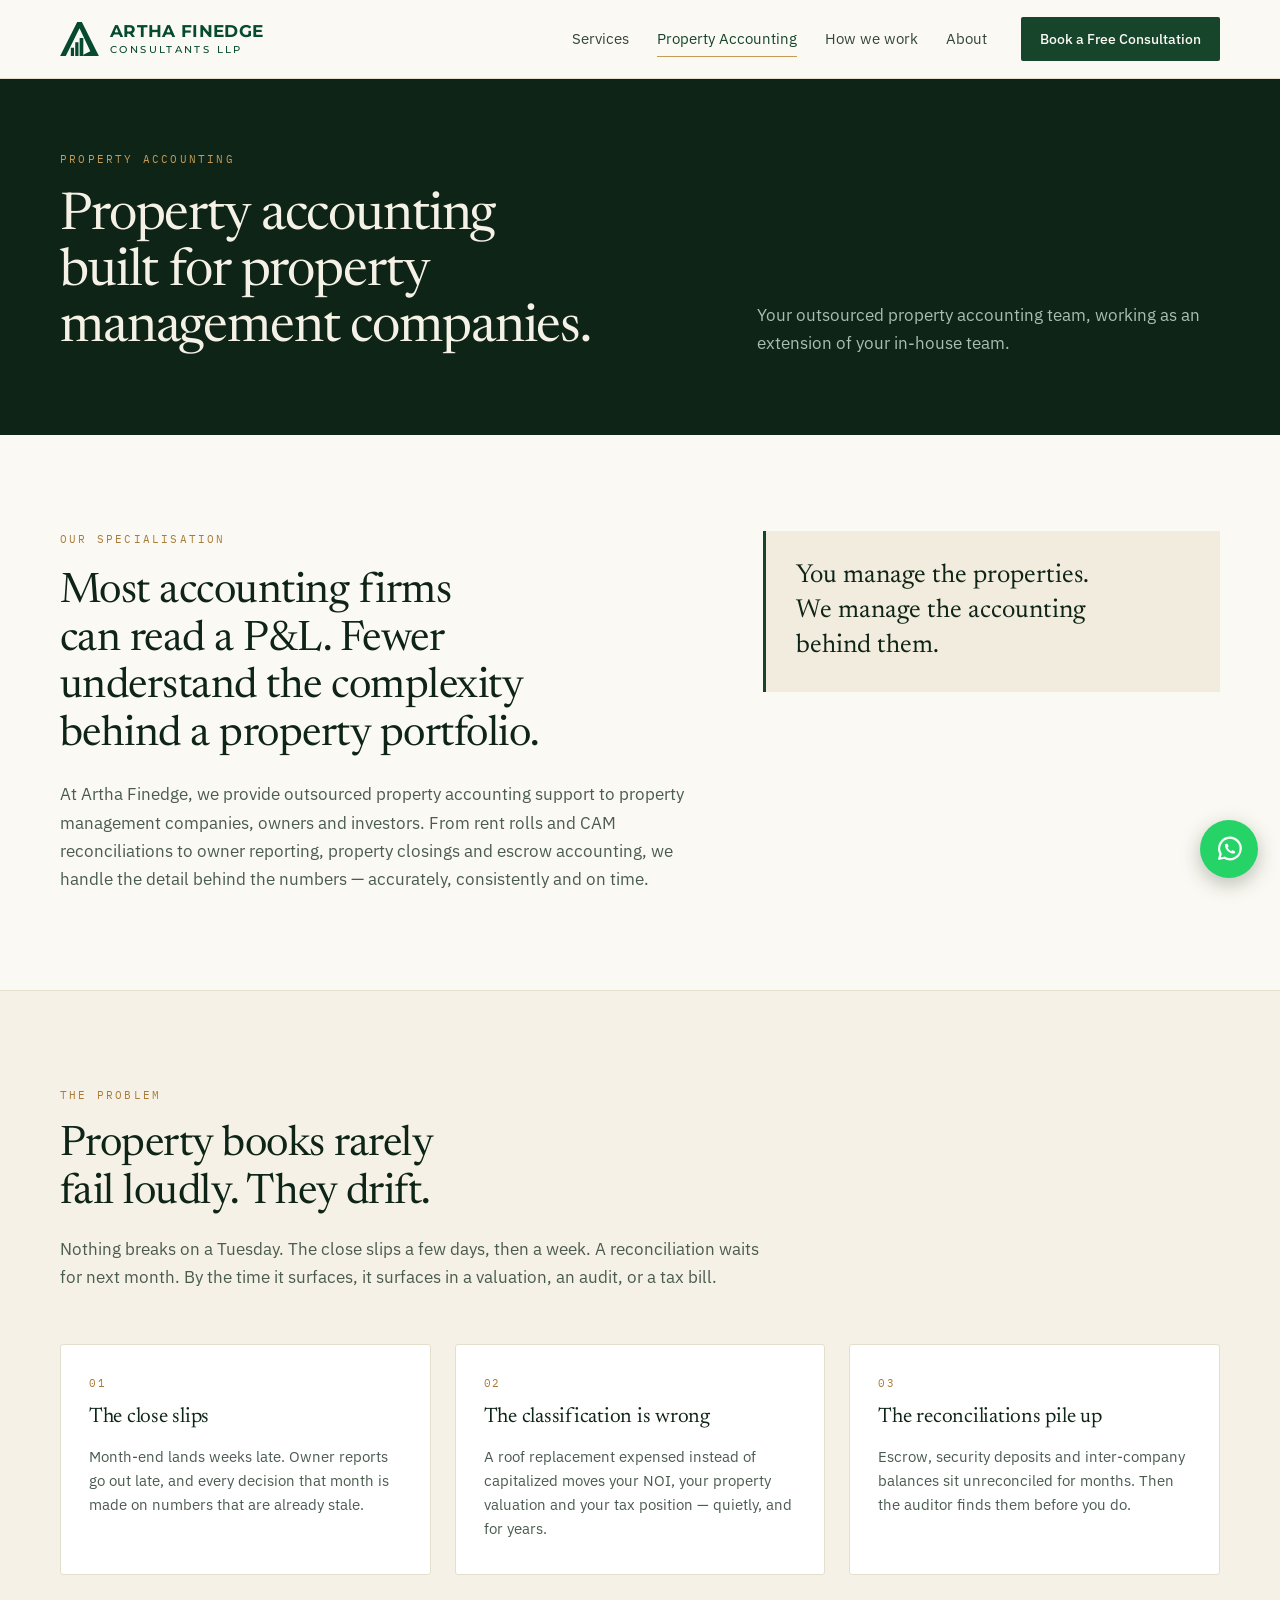
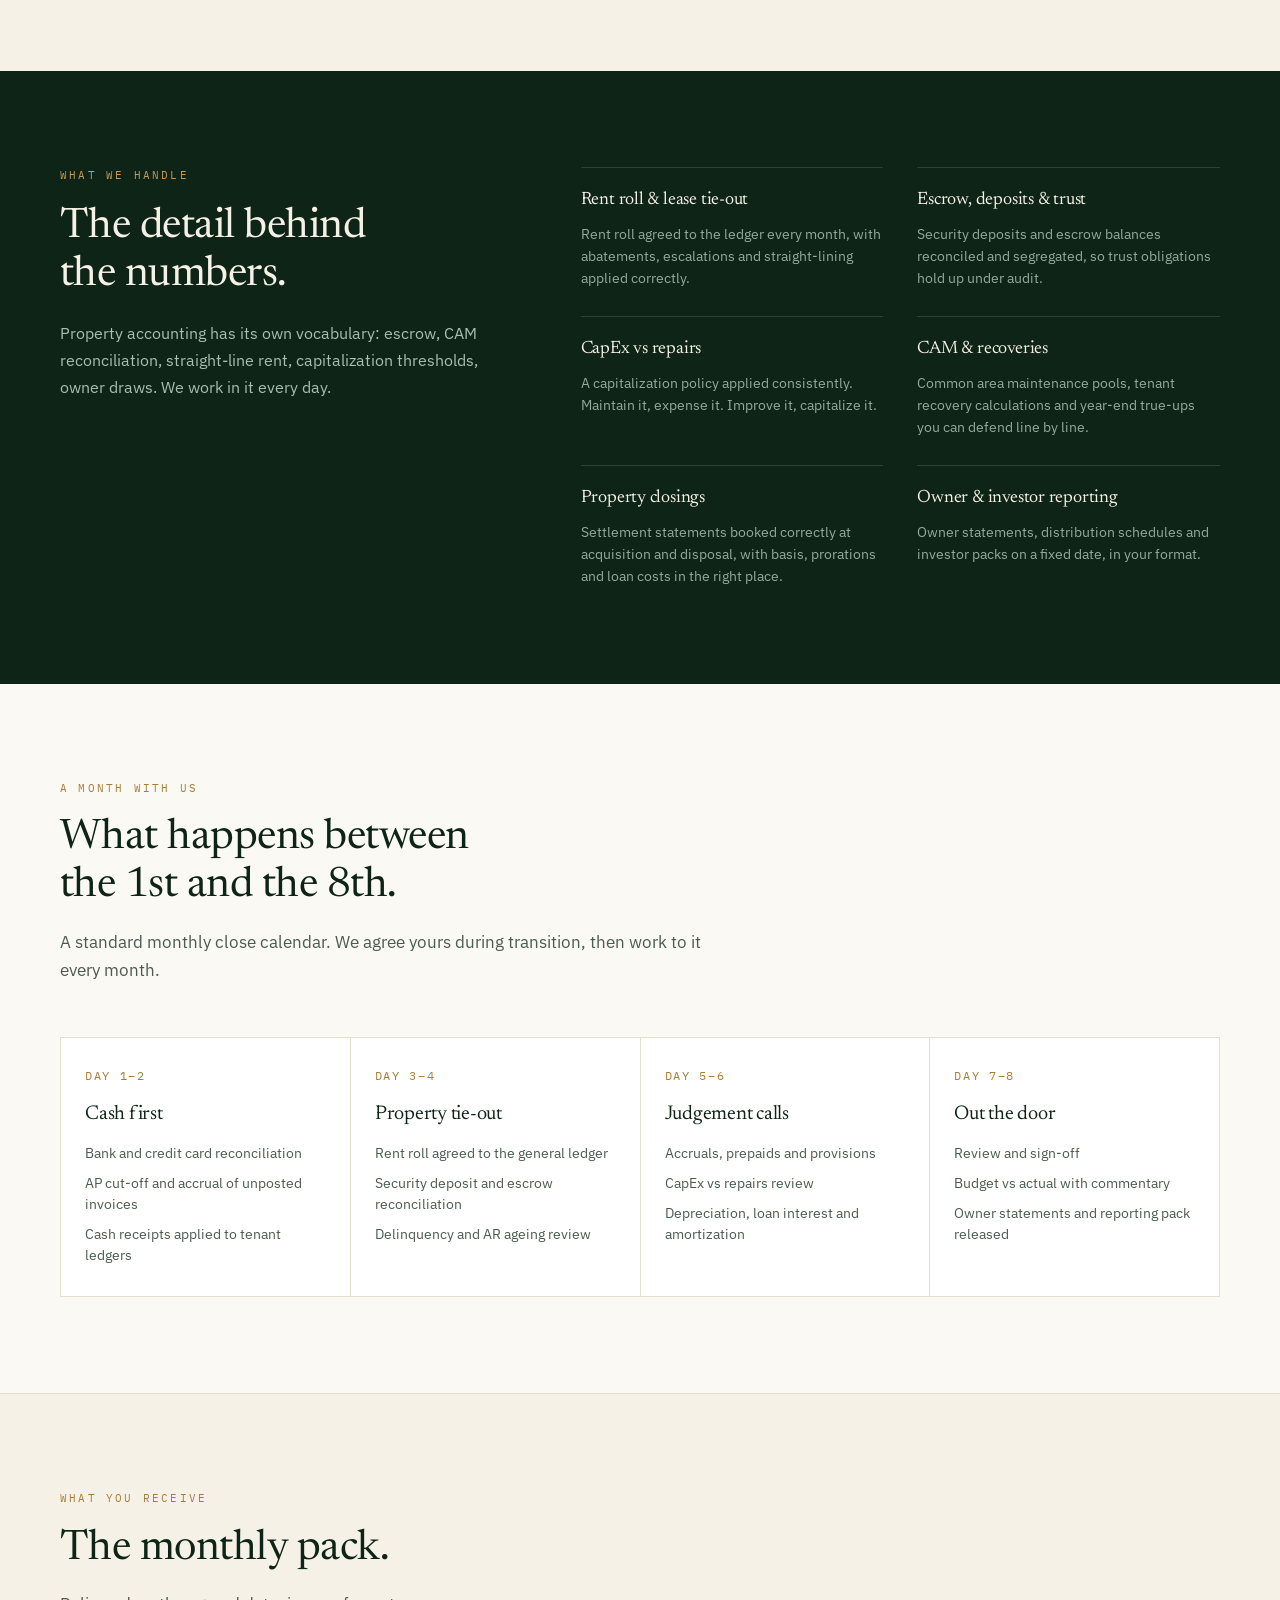
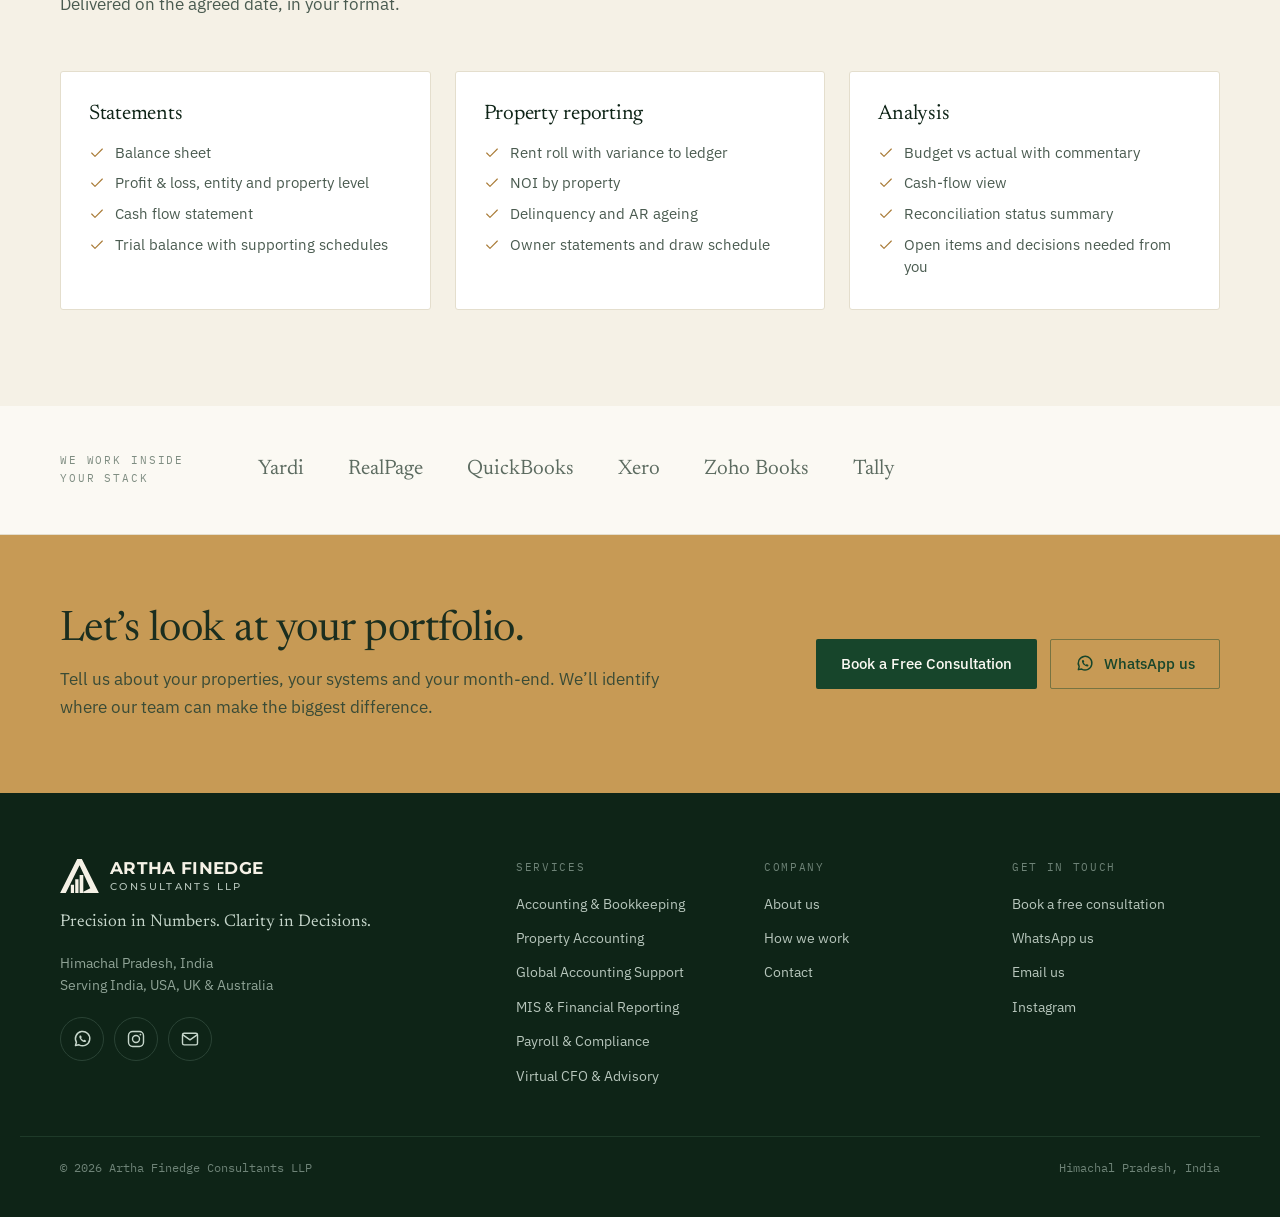
<file: property-accounting.html>
<!doctype html>
<html lang="en">
<head>
<meta charset="utf-8">
<meta name="viewport" content="width=device-width, initial-scale=1">
<title>Property Accounting | Artha Finedge Consultants LLP</title>
<meta name="description" content="Outsourced property accounting for property management companies, owners and investors: rent roll reconciliation, escrow and security deposits, CAM, CapEx, owner reporting and month-end close.">
<link rel="canonical" href="https://arthafinedge.com/property-accounting.html">
<meta property="og:type" content="website">
<meta property="og:site_name" content="Artha Finedge Consultants LLP">
<meta property="og:title" content="Property Accounting | Artha Finedge Consultants LLP">
<meta property="og:description" content="Outsourced property accounting for property management companies, owners and investors: rent roll reconciliation, escrow and security deposits, CAM, CapEx, owner reporting and month-end close.">
<meta property="og:url" content="https://arthafinedge.com/property-accounting.html">
<meta property="og:image" content="https://arthafinedge.com/assets/og-image.png">
<meta property="og:image:width" content="1200">
<meta property="og:image:height" content="630">
<meta name="twitter:card" content="summary_large_image">
<meta name="theme-color" content="#17452B">
<link rel="icon" href="assets/favicon.svg" type="image/svg+xml">
<link rel="preconnect" href="https://fonts.googleapis.com">
<link rel="preconnect" href="https://fonts.gstatic.com" crossorigin>
<link rel="stylesheet" href="https://fonts.googleapis.com/css2?family=IBM+Plex+Mono:wght@400;500&family=IBM+Plex+Sans:wght@400;500;600&family=Montserrat:wght@500;700&family=Newsreader:opsz,wght@6..72,400;6..72,500&display=swap">
<link rel="stylesheet" href="assets/styles.css">
</head>
<body>
<a class="skip-link" href="#main">Skip to content</a>
<header class="site-header">
  <div class="container header-inner">
    <a class="brand" href="index.html" aria-label="Artha Finedge Consultants LLP, home">
      <svg viewBox="0 0 677 594" width="39" height="34" fill="#064A30" aria-hidden="true" focusable="false"><path d="M298 0h82l297 594H405v-24l122-60L339 108 99 594H0z"/><path d="M187 448h56v146h-56zM264 353h57v241h-57zM341 280h64v314h-64z"/></svg>
      <span class="brand-text"><span class="brand-name">Artha Finedge</span><span class="brand-sub">Consultants LLP</span></span>
    </a>
    <button class="nav-toggle" type="button" aria-expanded="false" aria-controls="site-nav" aria-label="Open menu">
      <svg class="icon-open" viewBox="0 0 24 24" width="24" height="24" fill="none" stroke="currentColor" stroke-width="1.7" stroke-linecap="round" stroke-linejoin="round" aria-hidden="true" focusable="false"><path d="M3 6h18M3 12h18M3 18h18"/></svg><svg class="icon-close" viewBox="0 0 24 24" width="24" height="24" fill="none" stroke="currentColor" stroke-width="1.7" stroke-linecap="round" stroke-linejoin="round" aria-hidden="true" focusable="false"><path d="M6 6l12 12M18 6 6 18"/></svg>
    </button>
    <nav class="nav" id="site-nav" aria-label="Main">
      <a href="services.html">Services</a>
      <a href="property-accounting.html" aria-current="page">Property Accounting</a>
      <a href="index.html#how-we-work">How we work</a>
      <a href="about.html">About</a>
      <a class="btn btn--forest" href="contact.html">Book a Free Consultation</a>
    </nav>
  </div>
</header>
<main id="main">

<section class="page-hero bg-ink on-dark">
  <div class="container page-hero-inner">
    <div>
      <span class="eyebrow">Property accounting</span>
      <h1 class="h1">Property accounting built for property management companies.</h1>
    </div>
    <p>Your outsourced property accounting team, working as an extension of your in-house team.</p>
  </div>
</section>

<section class="section bg-paper">
  <div class="container story">
    <div class="story-copy">
      <span class="eyebrow">Our specialisation</span>
      <h2 class="h2">Most accounting firms can read a P&amp;L. Fewer understand the complexity behind a property portfolio.</h2>
      <p>At Artha Finedge, we provide outsourced property accounting support to property management companies, owners and investors. From rent rolls and CAM reconciliations to owner reporting, property closings and escrow accounting, we handle the detail behind the numbers &mdash; accurately, consistently and on time.</p>
    </div>
    <div class="belief">
      <p class="quote">You manage the properties. We manage the accounting behind them.</p>
    </div>
  </div>
</section>

<section class="section bg-cream">
  <div class="container">
    <div class="section-head">
      <span class="eyebrow">The problem</span>
      <h2 class="h2">Property books rarely fail loudly. They drift.</h2>
      <p class="lede">Nothing breaks on a Tuesday. The close slips a few days, then a week. A reconciliation waits for next month. By the time it surfaces, it surfaces in a valuation, an audit, or a tax bill.</p>
    </div>
    <div class="card-grid">
      <div class="card">
        <span class="service-num">01</span>
        <h3>The close slips</h3>
        <p>Month-end lands weeks late. Owner reports go out late, and every decision that month is made on numbers that are already stale.</p>
      </div>
      <div class="card">
        <span class="service-num">02</span>
        <h3>The classification is wrong</h3>
        <p>A roof replacement expensed instead of capitalized moves your NOI, your property valuation and your tax position &mdash; quietly, and for years.</p>
      </div>
      <div class="card">
        <span class="service-num">03</span>
        <h3>The reconciliations pile up</h3>
        <p>Escrow, security deposits and inter-company balances sit unreconciled for months. Then the auditor finds them before you do.</p>
      </div>
    </div>
  </div>
</section>

<section class="section bg-ink on-dark">
  <div class="container split">
    <div class="split-copy">
      <span class="eyebrow">What we handle</span>
      <h2 class="h2">The detail behind the numbers.</h2>
      <p class="body">Property accounting has its own vocabulary: escrow, CAM reconciliation, straight-line rent, capitalization thresholds, owner draws. We work in it every day.</p>
    </div>
    <div class="feature-grid">
      <div class="feature">
        <h3>Rent roll &amp; lease tie-out</h3>
        <p>Rent roll agreed to the ledger every month, with abatements, escalations and straight-lining applied correctly.</p>
      </div>
      <div class="feature">
        <h3>Escrow, deposits &amp; trust</h3>
        <p>Security deposits and escrow balances reconciled and segregated, so trust obligations hold up under audit.</p>
      </div>
      <div class="feature">
        <h3>CapEx vs repairs</h3>
        <p>A capitalization policy applied consistently. Maintain it, expense it. Improve it, capitalize it.</p>
      </div>
      <div class="feature">
        <h3>CAM &amp; recoveries</h3>
        <p>Common area maintenance pools, tenant recovery calculations and year-end true-ups you can defend line by line.</p>
      </div>
      <div class="feature">
        <h3>Property closings</h3>
        <p>Settlement statements booked correctly at acquisition and disposal, with basis, prorations and loan costs in the right place.</p>
      </div>
      <div class="feature">
        <h3>Owner &amp; investor reporting</h3>
        <p>Owner statements, distribution schedules and investor packs on a fixed date, in your format.</p>
      </div>
    </div>
  </div>
</section>

<section class="section bg-paper">
  <div class="container">
    <div class="section-head">
      <span class="eyebrow">A month with us</span>
      <h2 class="h2">What happens between the 1st and the 8th.</h2>
      <p class="lede">A standard monthly close calendar. We agree yours during transition, then work to it every month.</p>
    </div>
    <div class="calendar">
      <div class="cal-col">
        <span class="cal-day">DAY 1&ndash;2</span>
        <h3>Cash first</h3>
        <ul>
          <li>Bank and credit card reconciliation</li>
          <li>AP cut-off and accrual of unposted invoices</li>
          <li>Cash receipts applied to tenant ledgers</li>
        </ul>
      </div>
      <div class="cal-col">
        <span class="cal-day">DAY 3&ndash;4</span>
        <h3>Property tie-out</h3>
        <ul>
          <li>Rent roll agreed to the general ledger</li>
          <li>Security deposit and escrow reconciliation</li>
          <li>Delinquency and AR ageing review</li>
        </ul>
      </div>
      <div class="cal-col">
        <span class="cal-day">DAY 5&ndash;6</span>
        <h3>Judgement calls</h3>
        <ul>
          <li>Accruals, prepaids and provisions</li>
          <li>CapEx vs repairs review</li>
          <li>Depreciation, loan interest and amortization</li>
        </ul>
      </div>
      <div class="cal-col">
        <span class="cal-day">DAY 7&ndash;8</span>
        <h3>Out the door</h3>
        <ul>
          <li>Review and sign-off</li>
          <li>Budget vs actual with commentary</li>
          <li>Owner statements and reporting pack released</li>
        </ul>
      </div>
    </div>
  </div>
</section>

<section class="section bg-cream">
  <div class="container">
    <div class="section-head">
      <span class="eyebrow">What you receive</span>
      <h2 class="h2">The monthly pack.</h2>
      <p class="lede">Delivered on the agreed date, in your format.</p>
    </div>
    <div class="card-grid">
      <div class="card">
        <h3>Statements</h3>
        <ul>
          <li><svg viewBox="0 0 24 24" width="24" height="24" fill="none" stroke="currentColor" stroke-width="1.7" stroke-linecap="round" stroke-linejoin="round" aria-hidden="true" focusable="false"><path d="M20 6 9 17l-5-5"/></svg>Balance sheet</li>
          <li><svg viewBox="0 0 24 24" width="24" height="24" fill="none" stroke="currentColor" stroke-width="1.7" stroke-linecap="round" stroke-linejoin="round" aria-hidden="true" focusable="false"><path d="M20 6 9 17l-5-5"/></svg>Profit &amp; loss, entity and property level</li>
          <li><svg viewBox="0 0 24 24" width="24" height="24" fill="none" stroke="currentColor" stroke-width="1.7" stroke-linecap="round" stroke-linejoin="round" aria-hidden="true" focusable="false"><path d="M20 6 9 17l-5-5"/></svg>Cash flow statement</li>
          <li><svg viewBox="0 0 24 24" width="24" height="24" fill="none" stroke="currentColor" stroke-width="1.7" stroke-linecap="round" stroke-linejoin="round" aria-hidden="true" focusable="false"><path d="M20 6 9 17l-5-5"/></svg>Trial balance with supporting schedules</li>
        </ul>
      </div>
      <div class="card">
        <h3>Property reporting</h3>
        <ul>
          <li><svg viewBox="0 0 24 24" width="24" height="24" fill="none" stroke="currentColor" stroke-width="1.7" stroke-linecap="round" stroke-linejoin="round" aria-hidden="true" focusable="false"><path d="M20 6 9 17l-5-5"/></svg>Rent roll with variance to ledger</li>
          <li><svg viewBox="0 0 24 24" width="24" height="24" fill="none" stroke="currentColor" stroke-width="1.7" stroke-linecap="round" stroke-linejoin="round" aria-hidden="true" focusable="false"><path d="M20 6 9 17l-5-5"/></svg>NOI by property</li>
          <li><svg viewBox="0 0 24 24" width="24" height="24" fill="none" stroke="currentColor" stroke-width="1.7" stroke-linecap="round" stroke-linejoin="round" aria-hidden="true" focusable="false"><path d="M20 6 9 17l-5-5"/></svg>Delinquency and AR ageing</li>
          <li><svg viewBox="0 0 24 24" width="24" height="24" fill="none" stroke="currentColor" stroke-width="1.7" stroke-linecap="round" stroke-linejoin="round" aria-hidden="true" focusable="false"><path d="M20 6 9 17l-5-5"/></svg>Owner statements and draw schedule</li>
        </ul>
      </div>
      <div class="card">
        <h3>Analysis</h3>
        <ul>
          <li><svg viewBox="0 0 24 24" width="24" height="24" fill="none" stroke="currentColor" stroke-width="1.7" stroke-linecap="round" stroke-linejoin="round" aria-hidden="true" focusable="false"><path d="M20 6 9 17l-5-5"/></svg>Budget vs actual with commentary</li>
          <li><svg viewBox="0 0 24 24" width="24" height="24" fill="none" stroke="currentColor" stroke-width="1.7" stroke-linecap="round" stroke-linejoin="round" aria-hidden="true" focusable="false"><path d="M20 6 9 17l-5-5"/></svg>Cash-flow view</li>
          <li><svg viewBox="0 0 24 24" width="24" height="24" fill="none" stroke="currentColor" stroke-width="1.7" stroke-linecap="round" stroke-linejoin="round" aria-hidden="true" focusable="false"><path d="M20 6 9 17l-5-5"/></svg>Reconciliation status summary</li>
          <li><svg viewBox="0 0 24 24" width="24" height="24" fill="none" stroke="currentColor" stroke-width="1.7" stroke-linecap="round" stroke-linejoin="round" aria-hidden="true" focusable="false"><path d="M20 6 9 17l-5-5"/></svg>Open items and decisions needed from you</li>
        </ul>
      </div>
    </div>
  </div>
</section>

<section class="stack-band" aria-label="Software we work in">
  <div class="stack">
    <p class="stack-label">We work inside your stack</p>
    <ul class="stack-list">
      <li>Yardi</li>
      <li>RealPage</li>
      <li>QuickBooks</li>
      <li>Xero</li>
      <li>Zoho Books</li>
      <li>Tally</li>
    </ul>
  </div>
</section>

<section class="cta-band">
  <div class="cta-inner">
    <div class="cta-copy">
      <h2 class="h2">Let&rsquo;s look at your portfolio.</h2>
      <p>Tell us about your properties, your systems and your month-end. We&rsquo;ll identify where our team can make the biggest difference.</p>
    </div>
    <div class="btn-row">
      <a class="btn btn--forest" href="contact.html">Book a Free Consultation</a>
      <a class="btn btn--ghost" data-link="whatsapp" href="contact.html#enquiry"><svg viewBox="0 0 24 24" width="24" height="24" fill="none" stroke="currentColor" stroke-width="1.7" stroke-linecap="round" stroke-linejoin="round" aria-hidden="true" focusable="false"><path d="M4.2 19.8 5.3 15.9A8.6 8.6 0 1 1 8.4 19z" stroke-width="1.8"/><path fill="currentColor" stroke="none" d="M9.2 8.1c.2-.4.4-.4.7-.4h.5c.2 0 .4.1.5.3l.7 1.6c.1.2 0 .4-.1.6l-.5.6c-.1.1-.1.3 0 .4.6 1 1.4 1.8 2.4 2.4.1.1.3.1.4 0l.6-.5c.2-.1.4-.2.6-.1l1.6.7c.2.1.3.3.3.5v.5c0 .3 0 .5-.4.7-.6.3-1.7.5-3.2-.2-1.8-.8-3.2-2.2-4-4-.7-1.5-.5-2.6-.2-3.2z"/></svg>WhatsApp us</a>
    </div>
  </div>
</section>

</main>

<footer class="site-footer">
  <div class="footer-grid">
    <div class="footer-brand">
      <a class="brand" href="index.html" aria-label="Artha Finedge Consultants LLP, home">
        <svg viewBox="0 0 677 594" width="39" height="34" fill="#F5F1E6" aria-hidden="true" focusable="false"><path d="M298 0h82l297 594H405v-24l122-60L339 108 99 594H0z"/><path d="M187 448h56v146h-56zM264 353h57v241h-57zM341 280h64v314h-64z"/></svg>
        <span class="brand-text"><span class="brand-name">Artha Finedge</span><span class="brand-sub">Consultants LLP</span></span>
      </a>
      <p class="footer-tagline">Precision in Numbers. Clarity in Decisions.</p>
      <p class="footer-meta">Himachal Pradesh, India<br>Serving India, USA, UK &amp; Australia</p>
      <div class="social">
        <a data-link="whatsapp" href="contact.html#enquiry" aria-label="WhatsApp"><svg viewBox="0 0 24 24" width="24" height="24" fill="none" stroke="currentColor" stroke-width="1.7" stroke-linecap="round" stroke-linejoin="round" aria-hidden="true" focusable="false"><path d="M4.2 19.8 5.3 15.9A8.6 8.6 0 1 1 8.4 19z" stroke-width="1.8"/><path fill="currentColor" stroke="none" d="M9.2 8.1c.2-.4.4-.4.7-.4h.5c.2 0 .4.1.5.3l.7 1.6c.1.2 0 .4-.1.6l-.5.6c-.1.1-.1.3 0 .4.6 1 1.4 1.8 2.4 2.4.1.1.3.1.4 0l.6-.5c.2-.1.4-.2.6-.1l1.6.7c.2.1.3.3.3.5v.5c0 .3 0 .5-.4.7-.6.3-1.7.5-3.2-.2-1.8-.8-3.2-2.2-4-4-.7-1.5-.5-2.6-.2-3.2z"/></svg></a>
        <a data-link="instagram" href="https://www.instagram.com/arthafinedge/" aria-label="Instagram"><svg viewBox="0 0 24 24" width="24" height="24" fill="none" stroke="currentColor" stroke-width="1.7" stroke-linecap="round" stroke-linejoin="round" aria-hidden="true" focusable="false"><rect x="3" y="3" width="18" height="18" rx="5"/><circle cx="12" cy="12" r="4.2"/><circle cx="17.3" cy="6.7" r="1.1" fill="currentColor" stroke="none"/></svg></a>
        <a data-link="email" href="mailto:arthafinedgeconsultantsllp@gmail.com" aria-label="Email"><svg viewBox="0 0 24 24" width="24" height="24" fill="none" stroke="currentColor" stroke-width="1.7" stroke-linecap="round" stroke-linejoin="round" aria-hidden="true" focusable="false"><rect x="3" y="5" width="18" height="14" rx="2"/><path d="m3.5 7 8.5 6 8.5-6"/></svg></a>
      </div>
    </div>
    <div class="footer-col">
      <h2>Services</h2>
      <ul>
        <li><a href="services.html#accounting">Accounting &amp; Bookkeeping</a></li>
        <li><a href="property-accounting.html">Property Accounting</a></li>
        <li><a href="services.html#global">Global Accounting Support</a></li>
        <li><a href="services.html#mis">MIS &amp; Financial Reporting</a></li>
        <li><a href="services.html#payroll">Payroll &amp; Compliance</a></li>
        <li><a href="services.html#cfo">Virtual CFO &amp; Advisory</a></li>
      </ul>
    </div>
    <div class="footer-col">
      <h2>Company</h2>
      <ul>
        <li><a href="about.html">About us</a></li>
        <li><a href="index.html#how-we-work">How we work</a></li>
        <li><a href="contact.html">Contact</a></li>
      </ul>
    </div>
    <div class="footer-col">
      <h2>Get in touch</h2>
      <ul>
        <li><a href="contact.html">Book a free consultation</a></li>
        <li><a data-link="whatsapp" href="contact.html#enquiry">WhatsApp us</a></li>
        <li><a data-link="email" href="mailto:arthafinedgeconsultantsllp@gmail.com">Email us</a></li>
        <li><a data-link="instagram" href="https://www.instagram.com/arthafinedge/">Instagram</a></li>
      </ul>
    </div>
  </div>
  <div class="footer-bottom">
    <span>&copy; <span data-year>2026</span> Artha Finedge Consultants LLP</span>
    <span>Himachal Pradesh, India</span>
  </div>
</footer>

<a class="wa-float" data-link="whatsapp" href="contact.html#enquiry" aria-label="Chat with us on WhatsApp"><svg viewBox="0 0 24 24" width="24" height="24" fill="none" stroke="currentColor" stroke-width="1.7" stroke-linecap="round" stroke-linejoin="round" aria-hidden="true" focusable="false"><path d="M4.2 19.8 5.3 15.9A8.6 8.6 0 1 1 8.4 19z" stroke-width="1.8"/><path fill="currentColor" stroke="none" d="M9.2 8.1c.2-.4.4-.4.7-.4h.5c.2 0 .4.1.5.3l.7 1.6c.1.2 0 .4-.1.6l-.5.6c-.1.1-.1.3 0 .4.6 1 1.4 1.8 2.4 2.4.1.1.3.1.4 0l.6-.5c.2-.1.4-.2.6-.1l1.6.7c.2.1.3.3.3.5v.5c0 .3 0 .5-.4.7-.6.3-1.7.5-3.2-.2-1.8-.8-3.2-2.2-4-4-.7-1.5-.5-2.6-.2-3.2z"/></svg></a>
<script src="assets/site.js"></script>
</body>
</html>
</file>
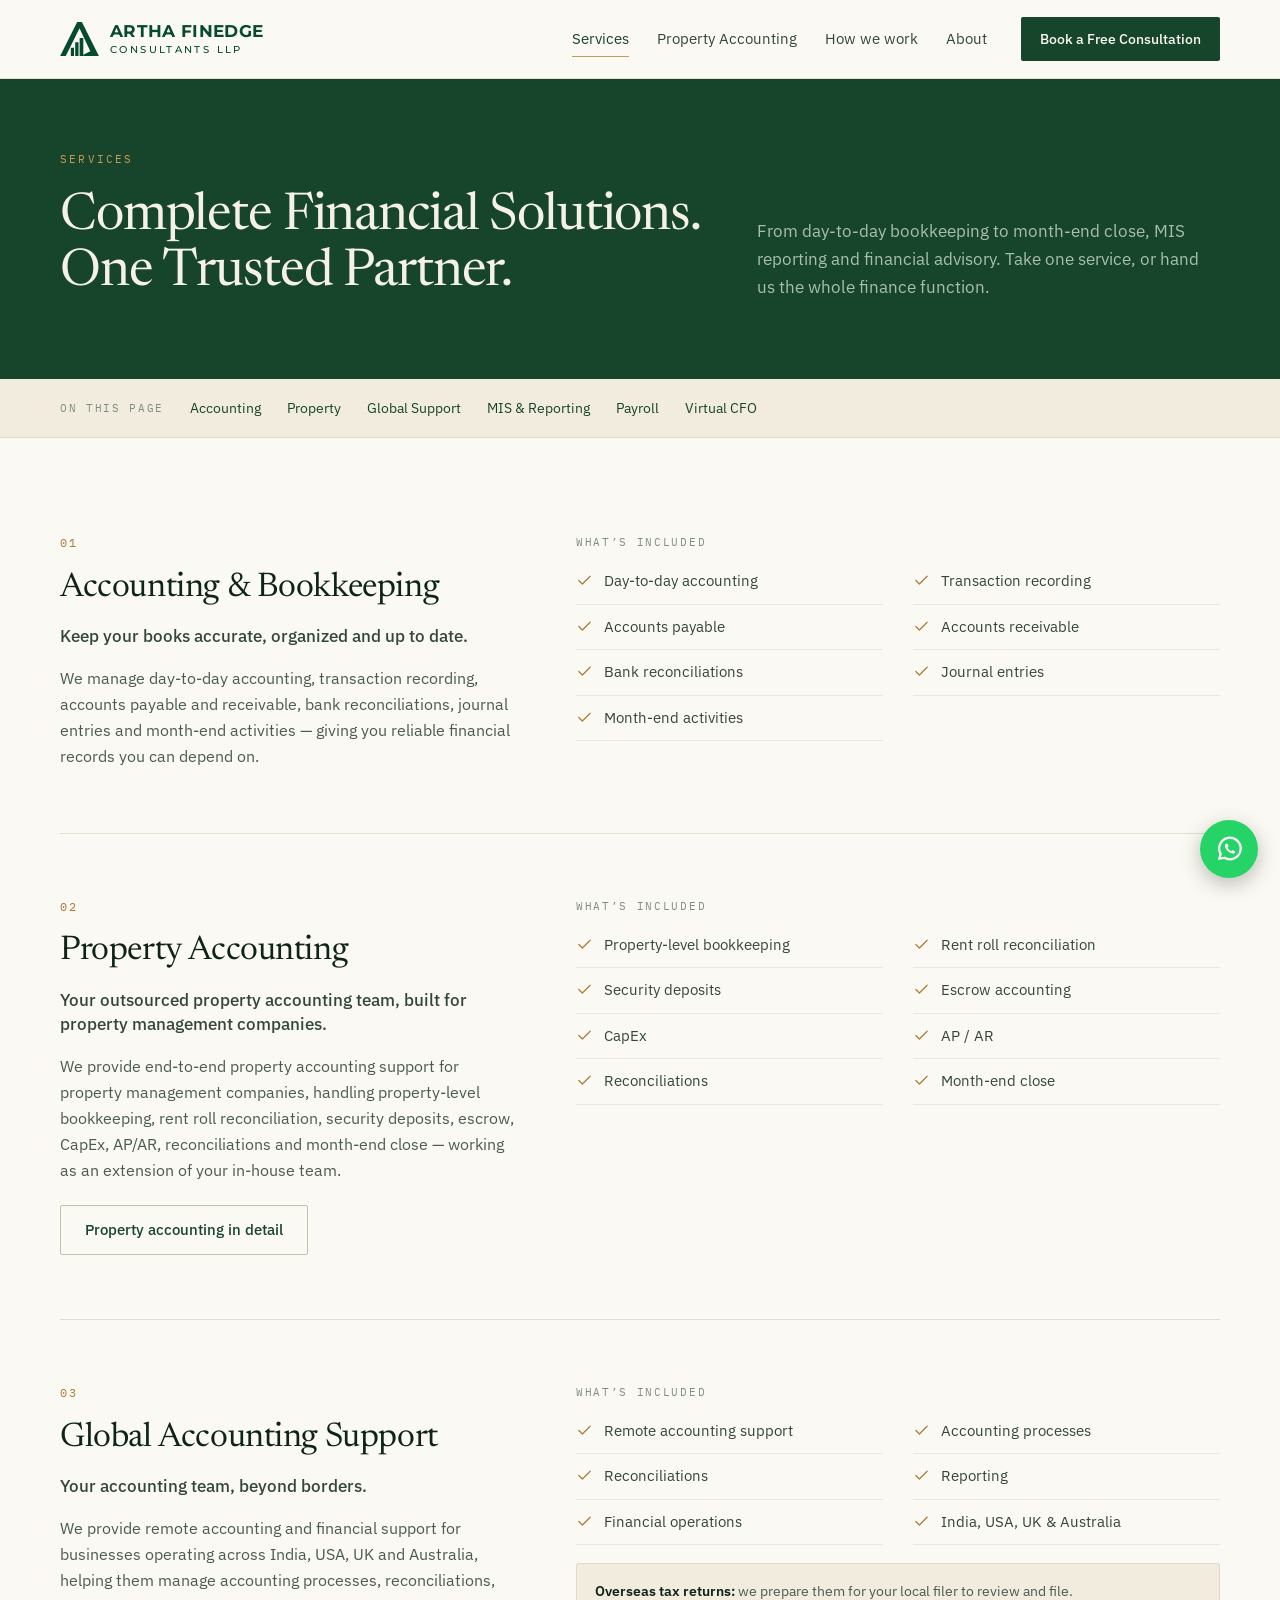
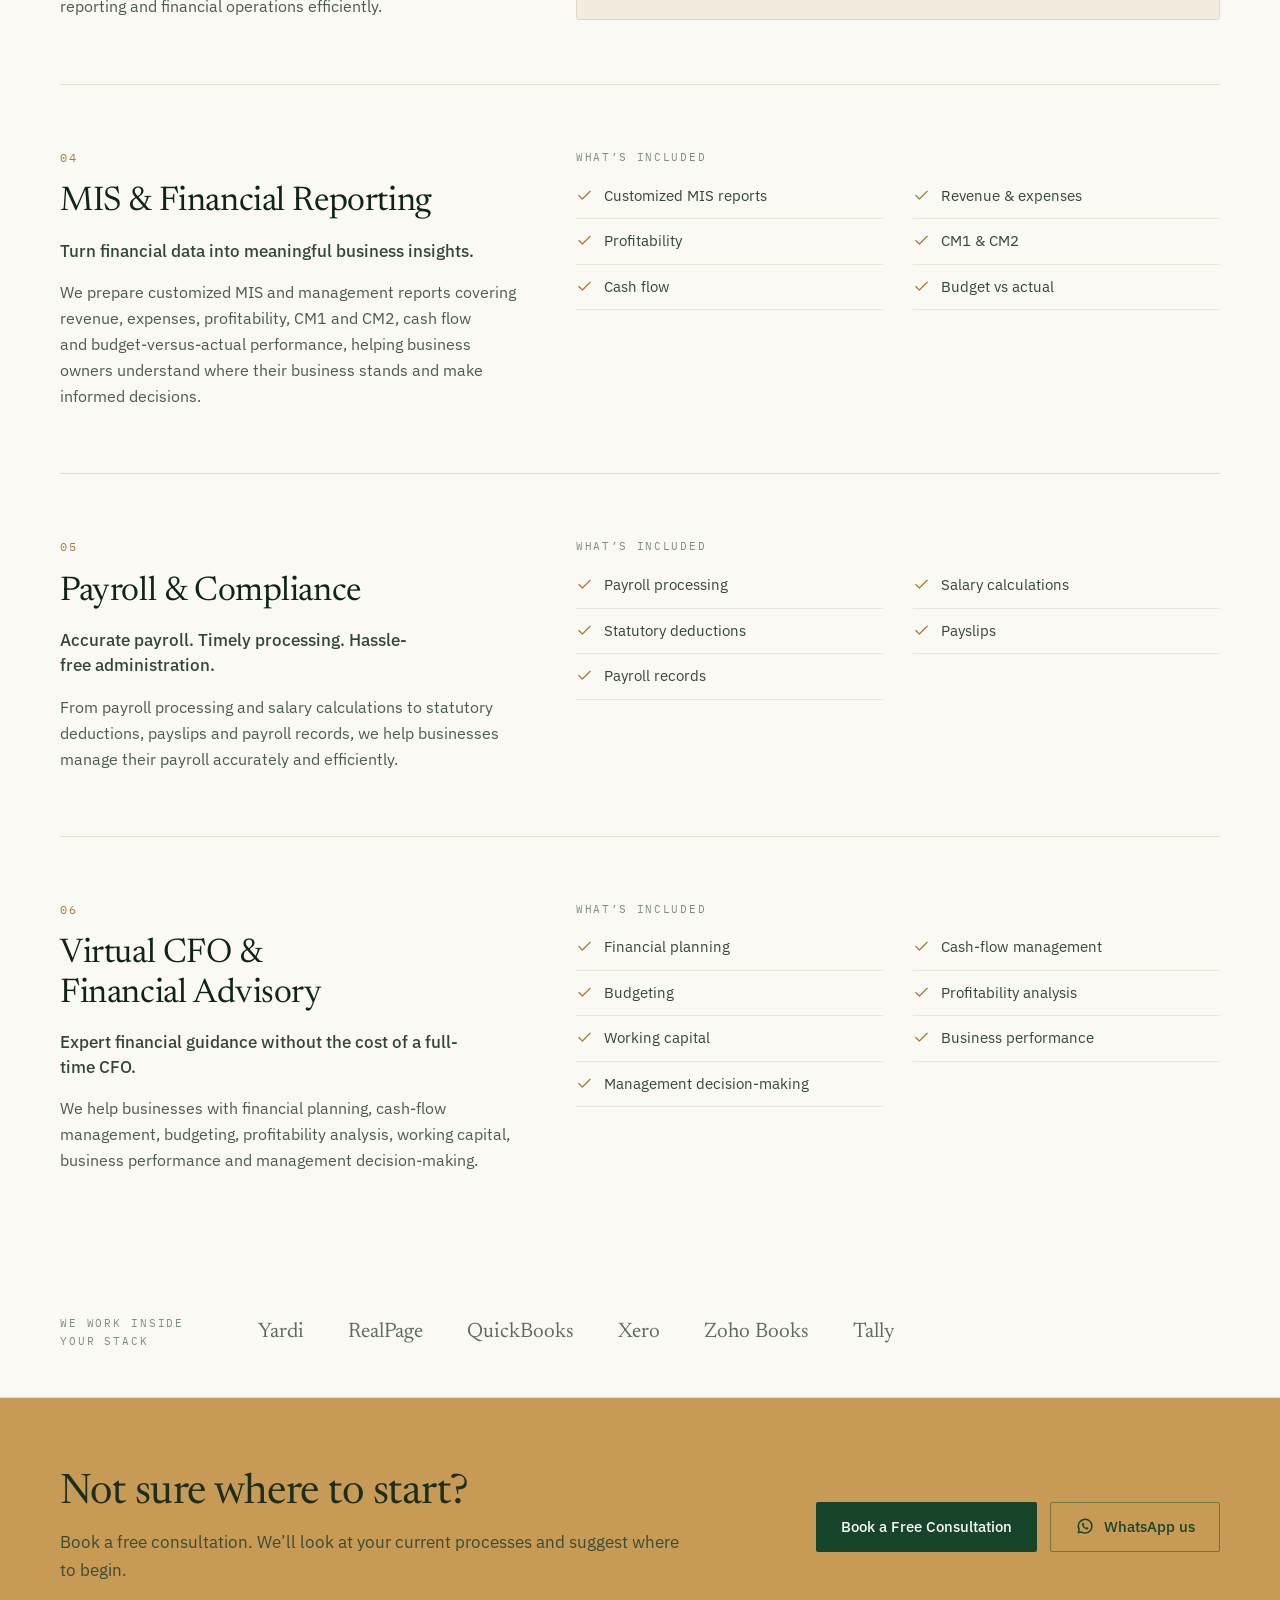
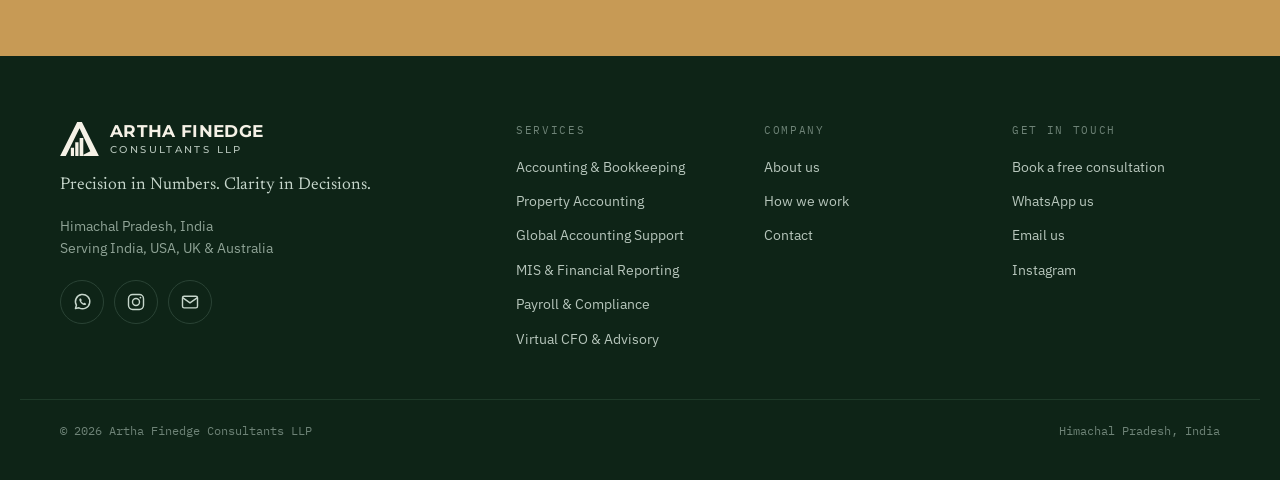
<file: services.html>
<!doctype html>
<html lang="en">
<head>
<meta charset="utf-8">
<meta name="viewport" content="width=device-width, initial-scale=1">
<title>Services | Artha Finedge Consultants LLP</title>
<meta name="description" content="Accounting and bookkeeping, property accounting, global accounting support, MIS and financial reporting, payroll, and Virtual CFO advisory from a CA-led team.">
<link rel="canonical" href="https://arthafinedge.com/services.html">
<meta property="og:type" content="website">
<meta property="og:site_name" content="Artha Finedge Consultants LLP">
<meta property="og:title" content="Services | Artha Finedge Consultants LLP">
<meta property="og:description" content="Accounting and bookkeeping, property accounting, global accounting support, MIS and financial reporting, payroll, and Virtual CFO advisory from a CA-led team.">
<meta property="og:url" content="https://arthafinedge.com/services.html">
<meta property="og:image" content="https://arthafinedge.com/assets/og-image.png">
<meta property="og:image:width" content="1200">
<meta property="og:image:height" content="630">
<meta name="twitter:card" content="summary_large_image">
<meta name="theme-color" content="#17452B">
<link rel="icon" href="assets/favicon.svg" type="image/svg+xml">
<link rel="preconnect" href="https://fonts.googleapis.com">
<link rel="preconnect" href="https://fonts.gstatic.com" crossorigin>
<link rel="stylesheet" href="https://fonts.googleapis.com/css2?family=IBM+Plex+Mono:wght@400;500&family=IBM+Plex+Sans:wght@400;500;600&family=Montserrat:wght@500;700&family=Newsreader:opsz,wght@6..72,400;6..72,500&display=swap">
<link rel="stylesheet" href="assets/styles.css">
</head>
<body>
<a class="skip-link" href="#main">Skip to content</a>
<header class="site-header">
  <div class="container header-inner">
    <a class="brand" href="index.html" aria-label="Artha Finedge Consultants LLP, home">
      <svg viewBox="0 0 677 594" width="39" height="34" fill="#064A30" aria-hidden="true" focusable="false"><path d="M298 0h82l297 594H405v-24l122-60L339 108 99 594H0z"/><path d="M187 448h56v146h-56zM264 353h57v241h-57zM341 280h64v314h-64z"/></svg>
      <span class="brand-text"><span class="brand-name">Artha Finedge</span><span class="brand-sub">Consultants LLP</span></span>
    </a>
    <button class="nav-toggle" type="button" aria-expanded="false" aria-controls="site-nav" aria-label="Open menu">
      <svg class="icon-open" viewBox="0 0 24 24" width="24" height="24" fill="none" stroke="currentColor" stroke-width="1.7" stroke-linecap="round" stroke-linejoin="round" aria-hidden="true" focusable="false"><path d="M3 6h18M3 12h18M3 18h18"/></svg><svg class="icon-close" viewBox="0 0 24 24" width="24" height="24" fill="none" stroke="currentColor" stroke-width="1.7" stroke-linecap="round" stroke-linejoin="round" aria-hidden="true" focusable="false"><path d="M6 6l12 12M18 6 6 18"/></svg>
    </button>
    <nav class="nav" id="site-nav" aria-label="Main">
      <a href="services.html" aria-current="page">Services</a>
      <a href="property-accounting.html">Property Accounting</a>
      <a href="index.html#how-we-work">How we work</a>
      <a href="about.html">About</a>
      <a class="btn btn--forest" href="contact.html">Book a Free Consultation</a>
    </nav>
  </div>
</header>
<main id="main">

<section class="page-hero on-dark">
  <div class="container page-hero-inner">
    <div>
      <span class="eyebrow">Services</span>
      <h1 class="h1">Complete Financial Solutions. One Trusted Partner.</h1>
    </div>
    <p>From day-to-day bookkeeping to month-end close, MIS reporting and financial advisory. Take one service, or hand us the whole finance function.</p>
  </div>
</section>

<nav class="chips-band" aria-label="Services on this page">
  <div class="chips">
    <span class="label">On this page</span>
    <a href="#accounting">Accounting</a>
    <a href="#property">Property</a>
    <a href="#global">Global Support</a>
    <a href="#mis">MIS &amp; Reporting</a>
    <a href="#payroll">Payroll</a>
    <a href="#cfo">Virtual CFO</a>
  </div>
</nav>

<section class="section bg-paper">
  <div class="container">

    <article class="service-detail" id="accounting">
      <div class="service-detail-copy">
        <span class="service-num">01</span>
        <h2>Accounting &amp; Bookkeeping</h2>
        <p class="service-tag">Keep your books accurate, organized and up to date.</p>
        <p>We manage day-to-day accounting, transaction recording, accounts payable and receivable, bank reconciliations, journal entries and month-end activities &mdash; giving you reliable financial records you can depend on.</p>
      </div>
      <div>
        <p class="includes-title">What&rsquo;s included</p>
        <ul class="includes">
          <li><svg viewBox="0 0 24 24" width="24" height="24" fill="none" stroke="currentColor" stroke-width="1.7" stroke-linecap="round" stroke-linejoin="round" aria-hidden="true" focusable="false"><path d="M20 6 9 17l-5-5"/></svg>Day-to-day accounting</li>
          <li><svg viewBox="0 0 24 24" width="24" height="24" fill="none" stroke="currentColor" stroke-width="1.7" stroke-linecap="round" stroke-linejoin="round" aria-hidden="true" focusable="false"><path d="M20 6 9 17l-5-5"/></svg>Transaction recording</li>
          <li><svg viewBox="0 0 24 24" width="24" height="24" fill="none" stroke="currentColor" stroke-width="1.7" stroke-linecap="round" stroke-linejoin="round" aria-hidden="true" focusable="false"><path d="M20 6 9 17l-5-5"/></svg>Accounts payable</li>
          <li><svg viewBox="0 0 24 24" width="24" height="24" fill="none" stroke="currentColor" stroke-width="1.7" stroke-linecap="round" stroke-linejoin="round" aria-hidden="true" focusable="false"><path d="M20 6 9 17l-5-5"/></svg>Accounts receivable</li>
          <li><svg viewBox="0 0 24 24" width="24" height="24" fill="none" stroke="currentColor" stroke-width="1.7" stroke-linecap="round" stroke-linejoin="round" aria-hidden="true" focusable="false"><path d="M20 6 9 17l-5-5"/></svg>Bank reconciliations</li>
          <li><svg viewBox="0 0 24 24" width="24" height="24" fill="none" stroke="currentColor" stroke-width="1.7" stroke-linecap="round" stroke-linejoin="round" aria-hidden="true" focusable="false"><path d="M20 6 9 17l-5-5"/></svg>Journal entries</li>
          <li><svg viewBox="0 0 24 24" width="24" height="24" fill="none" stroke="currentColor" stroke-width="1.7" stroke-linecap="round" stroke-linejoin="round" aria-hidden="true" focusable="false"><path d="M20 6 9 17l-5-5"/></svg>Month-end activities</li>
        </ul>
      </div>
    </article>

    <article class="service-detail" id="property">
      <div class="service-detail-copy">
        <span class="service-num">02</span>
        <h2>Property Accounting</h2>
        <p class="service-tag">Your outsourced property accounting team, built for property management companies.</p>
        <p>We provide end-to-end property accounting support for property management companies, handling property-level bookkeeping, rent roll reconciliation, security deposits, escrow, CapEx, AP/AR, reconciliations and month-end close &mdash; working as an extension of your in-house team.</p>
        <a class="btn btn--ghost" href="property-accounting.html">Property accounting in detail</a>
      </div>
      <div>
        <p class="includes-title">What&rsquo;s included</p>
        <ul class="includes">
          <li><svg viewBox="0 0 24 24" width="24" height="24" fill="none" stroke="currentColor" stroke-width="1.7" stroke-linecap="round" stroke-linejoin="round" aria-hidden="true" focusable="false"><path d="M20 6 9 17l-5-5"/></svg>Property-level bookkeeping</li>
          <li><svg viewBox="0 0 24 24" width="24" height="24" fill="none" stroke="currentColor" stroke-width="1.7" stroke-linecap="round" stroke-linejoin="round" aria-hidden="true" focusable="false"><path d="M20 6 9 17l-5-5"/></svg>Rent roll reconciliation</li>
          <li><svg viewBox="0 0 24 24" width="24" height="24" fill="none" stroke="currentColor" stroke-width="1.7" stroke-linecap="round" stroke-linejoin="round" aria-hidden="true" focusable="false"><path d="M20 6 9 17l-5-5"/></svg>Security deposits</li>
          <li><svg viewBox="0 0 24 24" width="24" height="24" fill="none" stroke="currentColor" stroke-width="1.7" stroke-linecap="round" stroke-linejoin="round" aria-hidden="true" focusable="false"><path d="M20 6 9 17l-5-5"/></svg>Escrow accounting</li>
          <li><svg viewBox="0 0 24 24" width="24" height="24" fill="none" stroke="currentColor" stroke-width="1.7" stroke-linecap="round" stroke-linejoin="round" aria-hidden="true" focusable="false"><path d="M20 6 9 17l-5-5"/></svg>CapEx</li>
          <li><svg viewBox="0 0 24 24" width="24" height="24" fill="none" stroke="currentColor" stroke-width="1.7" stroke-linecap="round" stroke-linejoin="round" aria-hidden="true" focusable="false"><path d="M20 6 9 17l-5-5"/></svg>AP / AR</li>
          <li><svg viewBox="0 0 24 24" width="24" height="24" fill="none" stroke="currentColor" stroke-width="1.7" stroke-linecap="round" stroke-linejoin="round" aria-hidden="true" focusable="false"><path d="M20 6 9 17l-5-5"/></svg>Reconciliations</li>
          <li><svg viewBox="0 0 24 24" width="24" height="24" fill="none" stroke="currentColor" stroke-width="1.7" stroke-linecap="round" stroke-linejoin="round" aria-hidden="true" focusable="false"><path d="M20 6 9 17l-5-5"/></svg>Month-end close</li>
        </ul>
      </div>
    </article>

    <article class="service-detail" id="global">
      <div class="service-detail-copy">
        <span class="service-num">03</span>
        <h2>Global Accounting Support</h2>
        <p class="service-tag">Your accounting team, beyond borders.</p>
        <p>We provide remote accounting and financial support for businesses operating across India, USA, UK and Australia, helping them manage accounting processes, reconciliations, reporting and financial operations efficiently.</p>
      </div>
      <div>
        <p class="includes-title">What&rsquo;s included</p>
        <ul class="includes">
          <li><svg viewBox="0 0 24 24" width="24" height="24" fill="none" stroke="currentColor" stroke-width="1.7" stroke-linecap="round" stroke-linejoin="round" aria-hidden="true" focusable="false"><path d="M20 6 9 17l-5-5"/></svg>Remote accounting support</li>
          <li><svg viewBox="0 0 24 24" width="24" height="24" fill="none" stroke="currentColor" stroke-width="1.7" stroke-linecap="round" stroke-linejoin="round" aria-hidden="true" focusable="false"><path d="M20 6 9 17l-5-5"/></svg>Accounting processes</li>
          <li><svg viewBox="0 0 24 24" width="24" height="24" fill="none" stroke="currentColor" stroke-width="1.7" stroke-linecap="round" stroke-linejoin="round" aria-hidden="true" focusable="false"><path d="M20 6 9 17l-5-5"/></svg>Reconciliations</li>
          <li><svg viewBox="0 0 24 24" width="24" height="24" fill="none" stroke="currentColor" stroke-width="1.7" stroke-linecap="round" stroke-linejoin="round" aria-hidden="true" focusable="false"><path d="M20 6 9 17l-5-5"/></svg>Reporting</li>
          <li><svg viewBox="0 0 24 24" width="24" height="24" fill="none" stroke="currentColor" stroke-width="1.7" stroke-linecap="round" stroke-linejoin="round" aria-hidden="true" focusable="false"><path d="M20 6 9 17l-5-5"/></svg>Financial operations</li>
          <li><svg viewBox="0 0 24 24" width="24" height="24" fill="none" stroke="currentColor" stroke-width="1.7" stroke-linecap="round" stroke-linejoin="round" aria-hidden="true" focusable="false"><path d="M20 6 9 17l-5-5"/></svg>India, USA, UK &amp; Australia</li>
        </ul>
        <p class="note"><strong>Overseas tax returns:</strong> we prepare them for your local filer to review and file.</p>
      </div>
    </article>

    <article class="service-detail" id="mis">
      <div class="service-detail-copy">
        <span class="service-num">04</span>
        <h2>MIS &amp; Financial Reporting</h2>
        <p class="service-tag">Turn financial data into meaningful business insights.</p>
        <p>We prepare customized MIS and management reports covering revenue, expenses, profitability, CM1 and CM2, cash flow and budget-versus-actual performance, helping business owners understand where their business stands and make informed decisions.</p>
      </div>
      <div>
        <p class="includes-title">What&rsquo;s included</p>
        <ul class="includes">
          <li><svg viewBox="0 0 24 24" width="24" height="24" fill="none" stroke="currentColor" stroke-width="1.7" stroke-linecap="round" stroke-linejoin="round" aria-hidden="true" focusable="false"><path d="M20 6 9 17l-5-5"/></svg>Customized MIS reports</li>
          <li><svg viewBox="0 0 24 24" width="24" height="24" fill="none" stroke="currentColor" stroke-width="1.7" stroke-linecap="round" stroke-linejoin="round" aria-hidden="true" focusable="false"><path d="M20 6 9 17l-5-5"/></svg>Revenue &amp; expenses</li>
          <li><svg viewBox="0 0 24 24" width="24" height="24" fill="none" stroke="currentColor" stroke-width="1.7" stroke-linecap="round" stroke-linejoin="round" aria-hidden="true" focusable="false"><path d="M20 6 9 17l-5-5"/></svg>Profitability</li>
          <li><svg viewBox="0 0 24 24" width="24" height="24" fill="none" stroke="currentColor" stroke-width="1.7" stroke-linecap="round" stroke-linejoin="round" aria-hidden="true" focusable="false"><path d="M20 6 9 17l-5-5"/></svg>CM1 &amp; CM2</li>
          <li><svg viewBox="0 0 24 24" width="24" height="24" fill="none" stroke="currentColor" stroke-width="1.7" stroke-linecap="round" stroke-linejoin="round" aria-hidden="true" focusable="false"><path d="M20 6 9 17l-5-5"/></svg>Cash flow</li>
          <li><svg viewBox="0 0 24 24" width="24" height="24" fill="none" stroke="currentColor" stroke-width="1.7" stroke-linecap="round" stroke-linejoin="round" aria-hidden="true" focusable="false"><path d="M20 6 9 17l-5-5"/></svg>Budget vs actual</li>
        </ul>
      </div>
    </article>

    <article class="service-detail" id="payroll">
      <div class="service-detail-copy">
        <span class="service-num">05</span>
        <h2>Payroll &amp; Compliance</h2>
        <p class="service-tag">Accurate payroll. Timely processing. Hassle-free administration.</p>
        <p>From payroll processing and salary calculations to statutory deductions, payslips and payroll records, we help businesses manage their payroll accurately and efficiently.</p>
      </div>
      <div>
        <p class="includes-title">What&rsquo;s included</p>
        <ul class="includes">
          <li><svg viewBox="0 0 24 24" width="24" height="24" fill="none" stroke="currentColor" stroke-width="1.7" stroke-linecap="round" stroke-linejoin="round" aria-hidden="true" focusable="false"><path d="M20 6 9 17l-5-5"/></svg>Payroll processing</li>
          <li><svg viewBox="0 0 24 24" width="24" height="24" fill="none" stroke="currentColor" stroke-width="1.7" stroke-linecap="round" stroke-linejoin="round" aria-hidden="true" focusable="false"><path d="M20 6 9 17l-5-5"/></svg>Salary calculations</li>
          <li><svg viewBox="0 0 24 24" width="24" height="24" fill="none" stroke="currentColor" stroke-width="1.7" stroke-linecap="round" stroke-linejoin="round" aria-hidden="true" focusable="false"><path d="M20 6 9 17l-5-5"/></svg>Statutory deductions</li>
          <li><svg viewBox="0 0 24 24" width="24" height="24" fill="none" stroke="currentColor" stroke-width="1.7" stroke-linecap="round" stroke-linejoin="round" aria-hidden="true" focusable="false"><path d="M20 6 9 17l-5-5"/></svg>Payslips</li>
          <li><svg viewBox="0 0 24 24" width="24" height="24" fill="none" stroke="currentColor" stroke-width="1.7" stroke-linecap="round" stroke-linejoin="round" aria-hidden="true" focusable="false"><path d="M20 6 9 17l-5-5"/></svg>Payroll records</li>
        </ul>
      </div>
    </article>

    <article class="service-detail" id="cfo">
      <div class="service-detail-copy">
        <span class="service-num">06</span>
        <h2>Virtual CFO &amp; Financial Advisory</h2>
        <p class="service-tag">Expert financial guidance without the cost of a full-time CFO.</p>
        <p>We help businesses with financial planning, cash-flow management, budgeting, profitability analysis, working capital, business performance and management decision-making.</p>
      </div>
      <div>
        <p class="includes-title">What&rsquo;s included</p>
        <ul class="includes">
          <li><svg viewBox="0 0 24 24" width="24" height="24" fill="none" stroke="currentColor" stroke-width="1.7" stroke-linecap="round" stroke-linejoin="round" aria-hidden="true" focusable="false"><path d="M20 6 9 17l-5-5"/></svg>Financial planning</li>
          <li><svg viewBox="0 0 24 24" width="24" height="24" fill="none" stroke="currentColor" stroke-width="1.7" stroke-linecap="round" stroke-linejoin="round" aria-hidden="true" focusable="false"><path d="M20 6 9 17l-5-5"/></svg>Cash-flow management</li>
          <li><svg viewBox="0 0 24 24" width="24" height="24" fill="none" stroke="currentColor" stroke-width="1.7" stroke-linecap="round" stroke-linejoin="round" aria-hidden="true" focusable="false"><path d="M20 6 9 17l-5-5"/></svg>Budgeting</li>
          <li><svg viewBox="0 0 24 24" width="24" height="24" fill="none" stroke="currentColor" stroke-width="1.7" stroke-linecap="round" stroke-linejoin="round" aria-hidden="true" focusable="false"><path d="M20 6 9 17l-5-5"/></svg>Profitability analysis</li>
          <li><svg viewBox="0 0 24 24" width="24" height="24" fill="none" stroke="currentColor" stroke-width="1.7" stroke-linecap="round" stroke-linejoin="round" aria-hidden="true" focusable="false"><path d="M20 6 9 17l-5-5"/></svg>Working capital</li>
          <li><svg viewBox="0 0 24 24" width="24" height="24" fill="none" stroke="currentColor" stroke-width="1.7" stroke-linecap="round" stroke-linejoin="round" aria-hidden="true" focusable="false"><path d="M20 6 9 17l-5-5"/></svg>Business performance</li>
          <li><svg viewBox="0 0 24 24" width="24" height="24" fill="none" stroke="currentColor" stroke-width="1.7" stroke-linecap="round" stroke-linejoin="round" aria-hidden="true" focusable="false"><path d="M20 6 9 17l-5-5"/></svg>Management decision-making</li>
        </ul>
      </div>
    </article>

  </div>
</section>

<section class="stack-band" aria-label="Software we work in">
  <div class="stack">
    <p class="stack-label">We work inside your stack</p>
    <ul class="stack-list">
      <li>Yardi</li>
      <li>RealPage</li>
      <li>QuickBooks</li>
      <li>Xero</li>
      <li>Zoho Books</li>
      <li>Tally</li>
    </ul>
  </div>
</section>

<section class="cta-band">
  <div class="cta-inner">
    <div class="cta-copy">
      <h2 class="h2">Not sure where to start?</h2>
      <p>Book a free consultation. We&rsquo;ll look at your current processes and suggest where to begin.</p>
    </div>
    <div class="btn-row">
      <a class="btn btn--forest" href="contact.html">Book a Free Consultation</a>
      <a class="btn btn--ghost" data-link="whatsapp" href="contact.html#enquiry"><svg viewBox="0 0 24 24" width="24" height="24" fill="none" stroke="currentColor" stroke-width="1.7" stroke-linecap="round" stroke-linejoin="round" aria-hidden="true" focusable="false"><path d="M4.2 19.8 5.3 15.9A8.6 8.6 0 1 1 8.4 19z" stroke-width="1.8"/><path fill="currentColor" stroke="none" d="M9.2 8.1c.2-.4.4-.4.7-.4h.5c.2 0 .4.1.5.3l.7 1.6c.1.2 0 .4-.1.6l-.5.6c-.1.1-.1.3 0 .4.6 1 1.4 1.8 2.4 2.4.1.1.3.1.4 0l.6-.5c.2-.1.4-.2.6-.1l1.6.7c.2.1.3.3.3.5v.5c0 .3 0 .5-.4.7-.6.3-1.7.5-3.2-.2-1.8-.8-3.2-2.2-4-4-.7-1.5-.5-2.6-.2-3.2z"/></svg>WhatsApp us</a>
    </div>
  </div>
</section>

</main>

<footer class="site-footer">
  <div class="footer-grid">
    <div class="footer-brand">
      <a class="brand" href="index.html" aria-label="Artha Finedge Consultants LLP, home">
        <svg viewBox="0 0 677 594" width="39" height="34" fill="#F5F1E6" aria-hidden="true" focusable="false"><path d="M298 0h82l297 594H405v-24l122-60L339 108 99 594H0z"/><path d="M187 448h56v146h-56zM264 353h57v241h-57zM341 280h64v314h-64z"/></svg>
        <span class="brand-text"><span class="brand-name">Artha Finedge</span><span class="brand-sub">Consultants LLP</span></span>
      </a>
      <p class="footer-tagline">Precision in Numbers. Clarity in Decisions.</p>
      <p class="footer-meta">Himachal Pradesh, India<br>Serving India, USA, UK &amp; Australia</p>
      <div class="social">
        <a data-link="whatsapp" href="contact.html#enquiry" aria-label="WhatsApp"><svg viewBox="0 0 24 24" width="24" height="24" fill="none" stroke="currentColor" stroke-width="1.7" stroke-linecap="round" stroke-linejoin="round" aria-hidden="true" focusable="false"><path d="M4.2 19.8 5.3 15.9A8.6 8.6 0 1 1 8.4 19z" stroke-width="1.8"/><path fill="currentColor" stroke="none" d="M9.2 8.1c.2-.4.4-.4.7-.4h.5c.2 0 .4.1.5.3l.7 1.6c.1.2 0 .4-.1.6l-.5.6c-.1.1-.1.3 0 .4.6 1 1.4 1.8 2.4 2.4.1.1.3.1.4 0l.6-.5c.2-.1.4-.2.6-.1l1.6.7c.2.1.3.3.3.5v.5c0 .3 0 .5-.4.7-.6.3-1.7.5-3.2-.2-1.8-.8-3.2-2.2-4-4-.7-1.5-.5-2.6-.2-3.2z"/></svg></a>
        <a data-link="instagram" href="https://www.instagram.com/arthafinedge/" aria-label="Instagram"><svg viewBox="0 0 24 24" width="24" height="24" fill="none" stroke="currentColor" stroke-width="1.7" stroke-linecap="round" stroke-linejoin="round" aria-hidden="true" focusable="false"><rect x="3" y="3" width="18" height="18" rx="5"/><circle cx="12" cy="12" r="4.2"/><circle cx="17.3" cy="6.7" r="1.1" fill="currentColor" stroke="none"/></svg></a>
        <a data-link="email" href="mailto:arthafinedgeconsultantsllp@gmail.com" aria-label="Email"><svg viewBox="0 0 24 24" width="24" height="24" fill="none" stroke="currentColor" stroke-width="1.7" stroke-linecap="round" stroke-linejoin="round" aria-hidden="true" focusable="false"><rect x="3" y="5" width="18" height="14" rx="2"/><path d="m3.5 7 8.5 6 8.5-6"/></svg></a>
      </div>
    </div>
    <div class="footer-col">
      <h2>Services</h2>
      <ul>
        <li><a href="services.html#accounting">Accounting &amp; Bookkeeping</a></li>
        <li><a href="property-accounting.html">Property Accounting</a></li>
        <li><a href="services.html#global">Global Accounting Support</a></li>
        <li><a href="services.html#mis">MIS &amp; Financial Reporting</a></li>
        <li><a href="services.html#payroll">Payroll &amp; Compliance</a></li>
        <li><a href="services.html#cfo">Virtual CFO &amp; Advisory</a></li>
      </ul>
    </div>
    <div class="footer-col">
      <h2>Company</h2>
      <ul>
        <li><a href="about.html">About us</a></li>
        <li><a href="index.html#how-we-work">How we work</a></li>
        <li><a href="contact.html">Contact</a></li>
      </ul>
    </div>
    <div class="footer-col">
      <h2>Get in touch</h2>
      <ul>
        <li><a href="contact.html">Book a free consultation</a></li>
        <li><a data-link="whatsapp" href="contact.html#enquiry">WhatsApp us</a></li>
        <li><a data-link="email" href="mailto:arthafinedgeconsultantsllp@gmail.com">Email us</a></li>
        <li><a data-link="instagram" href="https://www.instagram.com/arthafinedge/">Instagram</a></li>
      </ul>
    </div>
  </div>
  <div class="footer-bottom">
    <span>&copy; <span data-year>2026</span> Artha Finedge Consultants LLP</span>
    <span>Himachal Pradesh, India</span>
  </div>
</footer>

<a class="wa-float" data-link="whatsapp" href="contact.html#enquiry" aria-label="Chat with us on WhatsApp"><svg viewBox="0 0 24 24" width="24" height="24" fill="none" stroke="currentColor" stroke-width="1.7" stroke-linecap="round" stroke-linejoin="round" aria-hidden="true" focusable="false"><path d="M4.2 19.8 5.3 15.9A8.6 8.6 0 1 1 8.4 19z" stroke-width="1.8"/><path fill="currentColor" stroke="none" d="M9.2 8.1c.2-.4.4-.4.7-.4h.5c.2 0 .4.1.5.3l.7 1.6c.1.2 0 .4-.1.6l-.5.6c-.1.1-.1.3 0 .4.6 1 1.4 1.8 2.4 2.4.1.1.3.1.4 0l.6-.5c.2-.1.4-.2.6-.1l1.6.7c.2.1.3.3.3.5v.5c0 .3 0 .5-.4.7-.6.3-1.7.5-3.2-.2-1.8-.8-3.2-2.2-4-4-.7-1.5-.5-2.6-.2-3.2z"/></svg></a>
<script src="assets/site.js"></script>
</body>
</html>
</file>
<file: assets/styles.css>
/* ==========================================================================
   Artha Finedge Consultants LLP — site styles
   Palette: forest green, cream, brass. Type: Newsreader / IBM Plex.
   ========================================================================== */

:root {
  --ink: #0E2417;
  --forest: #17452B;
  --forest-2: #1D5636;
  --forest-line: #35704B;
  --forest-rule: #2A4335;
  --paper: #FBF9F3;
  --cream: #F5F1E6;
  --sand: #F1ECDD;
  --line: #E4DECD;
  --line-2: #DED7C4;
  --line-soft: #EDE7D8;
  --brass: #C79A55;
  --brass-ink: #A97B37;
  --text: #0E2417;
  --text-2: #33463A;
  --muted: #4A5B50;
  --muted-2: #5C6B60;
  --faint: #7F8D82;
  --on-dark: #F5F1E6;
  --on-dark-2: #BCD0C3;
  --on-dark-3: #93AB9C;
  --serif: "Newsreader", Georgia, "Times New Roman", serif;
  --sans: "IBM Plex Sans", system-ui, -apple-system, "Segoe UI", Roboto, sans-serif;
  --mono: "IBM Plex Mono", ui-monospace, SFMono-Regular, Menlo, Consolas, monospace;
  --logo: "Montserrat", "Segoe UI", system-ui, -apple-system, sans-serif;
  --logo-green: #064A30;
  --radius: 3px;
  --header-h: 78px;
}

* { box-sizing: border-box; }
html { scroll-behavior: smooth; scroll-padding-top: calc(var(--header-h) + 16px); }
@media (prefers-reduced-motion: reduce) {
  html { scroll-behavior: auto; }
  * { transition: none !important; animation: none !important; }
}
body {
  margin: 0;
  background: var(--paper);
  color: var(--text);
  font-family: var(--sans);
  font-size: 16px;
  line-height: 1.6;
  -webkit-font-smoothing: antialiased;
  text-rendering: optimizeLegibility;
}
img, svg { display: block; max-width: 100%; }
h1, h2, h3, h4 {
  font-family: var(--serif);
  font-weight: 400;
  margin: 0;
  letter-spacing: -0.012em;
  text-wrap: balance;
}
p { margin: 0; text-wrap: pretty; }
ul, ol { margin: 0; padding: 0; list-style: none; }
a { color: var(--forest); text-decoration: none; }
a:hover { color: var(--brass-ink); }
:focus-visible { outline: 2px solid var(--brass); outline-offset: 3px; border-radius: 2px; }
[hidden] { display: none !important; }

.container { max-width: 1240px; margin: 0 auto; padding: 0 40px; }
/* rows that carry their own side padding instead of sitting in .container */
.trust-inner, .stack, .stats, .cta-inner, .chips, .footer-grid, .footer-bottom { max-width: 1240px; margin-left: auto; margin-right: auto; }

.skip-link {
  position: absolute; left: 16px; top: -60px; z-index: 100;
  background: var(--forest); color: var(--paper); padding: 10px 16px; border-radius: 2px;
}
.skip-link:focus { top: 12px; color: var(--paper); }

/* ---------- type ---------- */
.eyebrow {
  display: block;
  font-family: var(--mono);
  font-size: 11px;
  letter-spacing: 0.2em;
  text-transform: uppercase;
  color: var(--brass-ink);
}
.on-dark .eyebrow { color: var(--brass); }
.h1 { font-size: clamp(38px, 5vw, 60px); line-height: 1.05; letter-spacing: -0.022em; }
.h2 { font-size: clamp(30px, 3.4vw, 42px); line-height: 1.14; }
.h3 { font-size: 22px; line-height: 1.25; }
.lede { font-size: 17px; line-height: 1.64; color: var(--muted); }
.on-dark .lede { color: var(--on-dark-2); }

/* ---------- buttons ---------- */
.btn {
  display: inline-flex; align-items: center; justify-content: center; gap: 10px;
  min-height: 50px; padding: 13px 24px;
  font-family: var(--sans); font-size: 15px; font-weight: 500; line-height: 1.2;
  border: 1px solid transparent; border-radius: 2px; background: transparent;
  cursor: pointer; text-align: center; white-space: nowrap;
  transition: background-color .15s ease, color .15s ease, border-color .15s ease;
}
.btn svg { width: 19px; height: 19px; flex-shrink: 0; }
.btn--brass { background: var(--brass); color: #16281A; font-weight: 600; }
.btn--brass:hover { background: #D4AA69; color: #16281A; }
.btn--forest { background: var(--forest); color: var(--paper); }
.btn--forest:hover { background: #1F5A38; color: var(--paper); }
.btn--ghost-light { border-color: #4C7660; color: var(--on-dark); }
.btn--ghost-light:hover { border-color: var(--brass); color: var(--brass); }
.btn--ghost { border-color: #C6BFA9; color: var(--forest); }
.btn--ghost:hover { border-color: var(--forest); color: var(--forest); }
.btn-row { display: flex; flex-wrap: wrap; gap: 13px; align-items: center; }

.text-link {
  display: inline-flex; align-items: center; gap: 6px;
  font-size: 14.5px; color: var(--forest);
  border-bottom: 1px solid #C0B9A3; padding-bottom: 3px; white-space: nowrap;
}
.text-link:hover { border-color: var(--brass-ink); }
.text-link svg { width: 16px; height: 16px; }
.on-dark .text-link { color: var(--on-dark); border-color: #4C7660; }

/* ---------- header ---------- */
.site-header {
  position: sticky; top: 0; z-index: 50;
  background: rgba(251, 249, 243, 0.94);
  backdrop-filter: saturate(1.2) blur(8px);
  -webkit-backdrop-filter: saturate(1.2) blur(8px);
  border-bottom: 1px solid var(--line);
}
.header-inner { height: var(--header-h); display: flex; align-items: center; gap: 36px; }
.brand { display: flex; align-items: center; gap: 11px; color: var(--ink); flex-shrink: 0; }
.brand:hover { color: var(--ink); }
.brand svg { width: 39px; height: 34px; }
.brand-text { display: flex; flex-direction: column; gap: 5px; }
.brand-name { font-family: var(--logo); font-weight: 700; font-size: 17px; letter-spacing: 0.02em; text-transform: uppercase; color: var(--logo-green); line-height: 1; }
.brand-sub {
  font-family: var(--logo); font-weight: 500; font-size: 9.5px; letter-spacing: 0.25em;
  text-transform: uppercase; color: var(--logo-green); line-height: 1;
}
.nav { display: flex; align-items: center; gap: 28px; margin-left: auto; }
.nav a:not(.btn) { font-size: 14.5px; color: var(--text-2); padding: 6px 0; border-bottom: 1px solid transparent; }
.nav a:not(.btn):hover { color: var(--forest); border-color: var(--line-2); }
.nav a:not(.btn)[aria-current="page"] { color: var(--forest); border-color: var(--brass); }
.nav .btn { min-height: 44px; padding: 10px 18px; font-size: 14px; margin-left: 6px; }
.nav-toggle {
  display: none; margin-left: auto;
  width: 46px; height: 46px; align-items: center; justify-content: center;
  background: none; border: 1px solid var(--line-2); border-radius: 2px; color: var(--forest); cursor: pointer;
}
.nav-toggle svg { width: 22px; height: 22px; }
.nav-toggle .icon-close { display: none; }
.nav-open .nav-toggle .icon-open { display: none; }
.nav-open .nav-toggle .icon-close { display: block; }

/* ---------- sections ---------- */
.section { padding: 96px 0; }
.bg-paper { background: var(--paper); }
.bg-cream { background: var(--cream); border-top: 1px solid var(--line); }
.bg-sand { background: var(--sand); }
.bg-forest { background: var(--forest); color: var(--on-dark); }
.bg-ink { background: var(--ink); color: var(--on-dark); }
.section-head { max-width: 700px; display: flex; flex-direction: column; gap: 18px; margin-bottom: 52px; }
.section-head--row {
  max-width: none; flex-direction: row; justify-content: space-between; align-items: flex-end; gap: 60px;
}
.section-head--row > div { max-width: 640px; display: flex; flex-direction: column; gap: 18px; }

/* ---------- hero ---------- */
.hero { background: var(--forest); color: var(--on-dark); overflow: hidden; }
.hero-inner {
  display: grid; grid-template-columns: minmax(0, 7fr) minmax(0, 5fr);
  gap: 56px; align-items: center; padding-top: 84px; padding-bottom: 92px;
}
.hero-copy { display: flex; flex-direction: column; gap: 22px; }
.hero-copy .h1 { color: var(--on-dark); }
.hero-lede { font-size: 19px; line-height: 1.55; color: var(--on-dark); max-width: 560px; }
.hero-body { font-size: 16px; line-height: 1.65; color: var(--on-dark-2); max-width: 560px; }
.hero-copy .btn-row { padding-top: 6px; }
.regions {
  display: flex; flex-wrap: wrap; align-items: center; gap: 10px 0; padding-top: 10px;
  font-family: var(--mono); font-size: 12px; letter-spacing: 0.16em; text-transform: uppercase; color: #9BBBA8;
}
.regions li { display: flex; align-items: center; }
.regions li + li::before { content: ""; width: 1px; height: 12px; background: #4C7660; margin: 0 16px; }
.hero-art img { width: 100%; height: auto; }

/* ---------- trust strip ---------- */
.trust { background: var(--sand); border-bottom: 1px solid #E0D9C6; }
.trust-inner { display: grid; grid-template-columns: repeat(3, minmax(0, 1fr)); gap: 28px; padding: 24px 40px; }
.trust-item { display: flex; align-items: center; gap: 11px; font-size: 13.5px; line-height: 1.45; color: #2A3B31; }
.trust-item svg { width: 20px; height: 20px; flex-shrink: 0; color: var(--forest); }

/* ---------- service cards ---------- */
.service-grid {
  display: grid; grid-template-columns: repeat(3, minmax(0, 1fr));
  gap: 1px; background: var(--line-2); border: 1px solid var(--line-2);
}
.service-card {
  background: var(--paper); padding: 32px 30px 30px; color: var(--text);
  display: flex; flex-direction: column; gap: 12px;
  transition: background-color .15s ease;
}
.service-card:hover { background: #FFFFFF; }
.service-top { display: flex; justify-content: space-between; align-items: center; margin-bottom: 4px; }
.service-num { font-family: var(--mono); font-size: 12px; letter-spacing: 0.14em; color: var(--brass-ink); }
.service-top svg { width: 26px; height: 26px; color: var(--forest); }
.service-card .h3 { color: var(--ink); }
.service-tag { font-size: 15px; font-weight: 500; line-height: 1.45; color: var(--text-2); }
.service-card p:not(.service-tag) { font-size: 14.5px; line-height: 1.62; color: var(--muted); }
.explore {
  margin-top: auto; padding-top: 10px;
  font-family: var(--mono); font-size: 11.5px; letter-spacing: 0.1em; text-transform: uppercase; color: var(--brass-ink);
}

/* ---------- split (dark feature) ---------- */
.split { display: grid; grid-template-columns: minmax(0, 5fr) minmax(0, 7fr); gap: 64px; }
.split-copy { display: flex; flex-direction: column; gap: 20px; }
.split-copy .h2 { color: var(--on-dark); }
.split-sub { font-family: var(--serif); font-size: 21px; line-height: 1.4; color: var(--on-dark-2); }
.split-copy p.body { font-size: 16px; line-height: 1.68; color: #A8BEB0; }
.kicker { font-family: var(--serif); font-size: 20px; line-height: 1.4; color: var(--brass); }
.split-copy .btn { align-self: flex-start; margin-top: 6px; }
.feature-grid { display: grid; grid-template-columns: repeat(2, minmax(0, 1fr)); gap: 26px 34px; align-content: start; }
.feature { border-top: 1px solid var(--forest-rule); padding-top: 18px; display: flex; flex-direction: column; gap: 8px; }
.feature h3 { font-size: 18px; color: var(--on-dark); }
.feature p { font-size: 14px; line-height: 1.6; color: var(--on-dark-3); }

/* ---------- software strip ---------- */
.stack-band { background: var(--paper); border-bottom: 1px solid var(--line); }
.stack { display: flex; align-items: center; gap: 48px; padding: 46px 40px; }
.stack-label {
  flex-shrink: 0; max-width: 150px;
  font-family: var(--mono); font-size: 11px; line-height: 1.6; letter-spacing: 0.17em; text-transform: uppercase; color: var(--faint);
}
.stack-list { display: flex; flex-wrap: wrap; align-items: center; gap: 12px 44px; }
.stack-list li { font-family: var(--serif); font-size: 21px; color: var(--muted-2); }

/* ---------- steps ---------- */
.steps { display: grid; grid-template-columns: repeat(4, minmax(0, 1fr)); gap: 30px; }
.step { border-top: 2px solid var(--forest); padding-top: 20px; display: flex; flex-direction: column; gap: 12px; }
.step-num { font-family: var(--mono); font-size: 12px; letter-spacing: 0.16em; color: var(--brass-ink); }
.step h3 { font-size: 21px; color: var(--ink); }
.step p { font-size: 14.5px; line-height: 1.64; color: var(--muted); }

/* ---------- stats ---------- */
.stats { display: grid; grid-template-columns: repeat(3, minmax(0, 1fr)); gap: 40px; padding: 64px 40px; }
.stat { display: flex; flex-direction: column; gap: 10px; }
.stat-num { font-family: var(--serif); font-size: 52px; line-height: 1; color: var(--brass); font-variant-numeric: lining-nums; }
.stat-label { font-size: 14px; line-height: 1.5; color: #A8BEB0; }

/* ---------- who we help ---------- */
.help-grid { display: grid; grid-template-columns: repeat(4, minmax(0, 1fr)); gap: 20px; }
.help-card {
  background: #FFFFFF; border: 1px solid var(--line); border-radius: var(--radius);
  padding: 28px 24px 30px; display: flex; flex-direction: column; gap: 12px;
}
.help-icon {
  width: 46px; height: 46px; border-radius: 50%; background: var(--sand);
  display: grid; place-items: center; color: var(--forest); margin-bottom: 4px;
}
.help-icon svg { width: 22px; height: 22px; }
.help-card h3 { font-size: 19px; line-height: 1.3; color: var(--ink); }
.help-card p { font-size: 14.5px; line-height: 1.6; color: var(--muted); }

/* ---------- quote ---------- */
.quote-block { display: grid; grid-template-columns: minmax(0, 8fr) minmax(0, 4fr); gap: 56px; align-items: end; }
.quote-mark { width: 40px; height: 32px; color: #D6CFB8; margin-bottom: 20px; }
.quote-text { font-family: var(--serif); font-size: clamp(26px, 3vw, 34px); line-height: 1.32; color: var(--ink); }
.quote-side { display: flex; flex-direction: column; gap: 16px; }
.quote-side .text-link { align-self: flex-start; }
.quote-side p { font-size: 15.5px; line-height: 1.65; color: var(--muted); }

/* ---------- CTA band ---------- */
.cta-band { background: var(--brass); }
.cta-inner { display: flex; align-items: center; justify-content: space-between; gap: 60px; padding: 72px 40px; }
.cta-copy { display: flex; flex-direction: column; gap: 12px; max-width: 640px; }
.cta-copy .h2 { color: #1B2E1F; }
.cta-copy p { font-size: 17px; line-height: 1.6; color: #3A4B36; }
.cta-band .btn--ghost { border-color: rgba(23, 69, 43, 0.45); color: var(--forest); }
.cta-band .btn--ghost:hover { border-color: var(--forest); background: rgba(23, 69, 43, 0.06); }

/* ---------- inner page hero ---------- */
.page-hero { background: var(--forest); color: var(--on-dark); }
.page-hero.bg-ink { background: var(--ink); }
.page-hero-inner {
  display: grid; grid-template-columns: minmax(0, 7fr) minmax(0, 5fr);
  gap: 48px; align-items: end; padding-top: 72px; padding-bottom: 78px;
}
.page-hero-inner > div:first-child { display: flex; flex-direction: column; gap: 20px; }
.page-hero .h1 { font-size: clamp(36px, 4.4vw, 52px); line-height: 1.08; color: var(--on-dark); }
.page-hero p { font-size: 17px; line-height: 1.65; color: #A8BEB0; }

.chips-band { background: var(--sand); border-bottom: 1px solid #E0D9C6; }
.chips { display: flex; flex-wrap: wrap; align-items: center; gap: 10px 26px; padding: 18px 40px; }
.chips .label { font-family: var(--mono); font-size: 10.5px; letter-spacing: 0.16em; text-transform: uppercase; color: var(--faint); }
.chips a { font-size: 14px; }

/* ---------- services detail ---------- */
.service-detail {
  display: grid; grid-template-columns: minmax(0, 5fr) minmax(0, 7fr); gap: 56px;
  padding: 64px 0; border-bottom: 1px solid var(--line);
}
.service-detail:first-child { padding-top: 0; }
.service-detail:last-child { border-bottom: 0; padding-bottom: 0; }
.service-detail-copy { display: flex; flex-direction: column; gap: 16px; }
.service-detail-copy .service-num { font-size: 11.5px; letter-spacing: 0.18em; }
.service-detail-copy h2 { font-size: 34px; line-height: 1.16; color: var(--ink); }
.service-detail-copy .service-tag { font-size: 17px; }
.service-detail-copy p:not(.service-tag) { font-size: 15.5px; line-height: 1.68; color: var(--muted); }
.service-detail-copy .btn { align-self: flex-start; margin-top: 6px; }
.includes-title {
  font-family: var(--mono); font-size: 10.5px; letter-spacing: 0.16em; text-transform: uppercase;
  color: var(--faint); margin-bottom: 8px;
}
.includes { display: grid; grid-template-columns: repeat(2, minmax(0, 1fr)); gap: 0 30px; align-content: start; }
.includes li {
  display: flex; align-items: flex-start; gap: 11px;
  padding: 11px 0; border-bottom: 1px solid var(--line-soft);
  font-size: 15px; line-height: 1.5; color: var(--text-2);
}
.includes li svg { width: 17px; height: 17px; flex-shrink: 0; margin-top: 2px; color: var(--brass-ink); }
.note {
  margin-top: 18px; padding: 16px 18px;
  background: var(--sand); border: 1px solid #E0D9C6; border-radius: var(--radius);
  font-size: 14px; line-height: 1.6; color: var(--muted);
}
.note strong { color: var(--text); font-weight: 600; }

/* ---------- cards (problem / pack) ---------- */
.card-grid { display: grid; grid-template-columns: repeat(3, minmax(0, 1fr)); gap: 24px; }
.card {
  background: #FFFFFF; border: 1px solid var(--line); border-radius: var(--radius);
  padding: 30px 28px 32px; display: flex; flex-direction: column; gap: 13px;
}
.card .service-num { font-size: 11px; }
.card h3 { font-size: 21px; line-height: 1.25; color: var(--ink); }
.card p { font-size: 15px; line-height: 1.62; color: var(--muted); }
.card ul { display: flex; flex-direction: column; gap: 9px; }
.card li { font-size: 14.5px; line-height: 1.5; color: var(--muted); display: flex; gap: 10px; }
.card li svg { width: 16px; height: 16px; flex-shrink: 0; margin-top: 3px; color: var(--brass-ink); }

/* ---------- month calendar ---------- */
.calendar {
  display: grid; grid-template-columns: repeat(4, minmax(0, 1fr));
  gap: 1px; background: var(--line); border: 1px solid var(--line);
}
.cal-col { background: #FFFFFF; padding: 28px 24px 30px; display: flex; flex-direction: column; gap: 13px; }
.cal-day { font-family: var(--mono); font-size: 12px; letter-spacing: 0.14em; color: var(--brass-ink); }
.cal-col h3 { font-size: 20px; color: var(--ink); }
.cal-col ul { display: flex; flex-direction: column; gap: 9px; }
.cal-col li { font-size: 14px; line-height: 1.5; color: var(--muted); }

/* ---------- about ---------- */
.story { display: grid; grid-template-columns: minmax(0, 7fr) minmax(0, 5fr); gap: 64px; }
.story-copy { display: flex; flex-direction: column; gap: 20px; }
.story-copy p { font-size: 16.5px; line-height: 1.72; color: var(--muted); }
.belief {
  background: var(--sand); border-left: 3px solid var(--forest);
  padding: 28px 30px; display: flex; flex-direction: column; gap: 12px; align-self: start;
}
.belief p.quote { font-family: var(--serif); font-size: 26px; line-height: 1.35; color: var(--ink); }
.belief p:not(.quote) { font-size: 14.5px; line-height: 1.6; color: var(--muted); }

.mission { display: grid; grid-template-columns: minmax(0, 4fr) minmax(0, 8fr); gap: 56px; align-items: start; }
.mission-text { display: flex; flex-direction: column; gap: 16px; }
.mission-text .statement { font-family: var(--serif); font-size: clamp(26px, 3vw, 34px); line-height: 1.3; color: var(--on-dark); }
.mission-text p:not(.statement) { font-size: 16.5px; line-height: 1.65; color: #A8BEB0; }

.care-grid { display: grid; grid-template-columns: repeat(4, minmax(0, 1fr)); gap: 20px; }
.care-card {
  background: #FFFFFF; border: 1px solid var(--line); border-radius: var(--radius);
  padding: 28px 26px 30px; display: flex; flex-direction: column; gap: 10px;
}
.care-letter { font-family: var(--serif); font-size: 64px; line-height: 0.9; color: var(--brass); }
.care-card h3 { font-size: 20px; color: var(--ink); }
.care-card p { font-size: 14.5px; line-height: 1.6; color: var(--muted); }

/* ---------- contact ---------- */
.contact-grid { display: grid; grid-template-columns: minmax(0, 5fr) minmax(0, 7fr); gap: 60px; align-items: start; }
.contact-methods { display: flex; flex-direction: column; gap: 14px; }
.method {
  display: flex; align-items: center; gap: 16px;
  padding: 18px 20px; min-height: 72px;
  background: #FFFFFF; border: 1px solid var(--line); border-radius: var(--radius);
  color: var(--ink); transition: border-color .15s ease;
}
.method:hover { border-color: var(--forest); color: var(--ink); }
.method-icon {
  width: 44px; height: 44px; border-radius: 50%; flex-shrink: 0;
  display: grid; place-items: center; background: var(--sand); color: var(--forest);
}
.method-icon svg { width: 21px; height: 21px; }
.method-text { display: flex; flex-direction: column; gap: 2px; min-width: 0; }
.method-label { font-family: var(--mono); font-size: 10.5px; letter-spacing: 0.15em; text-transform: uppercase; color: var(--faint); }
.method-value { font-size: 15.5px; color: var(--forest); overflow-wrap: anywhere; }
.contact-facts { display: flex; flex-direction: column; gap: 18px; margin-top: 12px; padding-top: 24px; border-top: 1px solid var(--line); }
.fact { display: flex; flex-direction: column; gap: 4px; }
.fact span:first-child { font-family: var(--mono); font-size: 10.5px; letter-spacing: 0.15em; text-transform: uppercase; color: var(--faint); }
.fact span:last-child { font-size: 15.5px; color: var(--text-2); }

.form {
  background: #FFFFFF; border: 1px solid var(--line); border-radius: var(--radius);
  padding: 36px 36px 38px; display: flex; flex-direction: column; gap: 20px;
}
.form-row { display: grid; grid-template-columns: repeat(2, minmax(0, 1fr)); gap: 20px; }
.field { display: flex; flex-direction: column; gap: 7px; }
.field label { font-family: var(--mono); font-size: 10.5px; letter-spacing: 0.14em; text-transform: uppercase; color: var(--faint); }
.field label .req { color: var(--brass-ink); }
.field input, .field select, .field textarea {
  width: 100%; min-height: 48px; padding: 12px 14px;
  font-family: var(--sans); font-size: 15.5px; color: var(--ink);
  background: #FCFBF7; border: 1px solid #DDD6C3; border-radius: 2px;
  transition: border-color .15s ease;
}
.field textarea { min-height: 120px; resize: vertical; line-height: 1.55; }
.field input:focus, .field select:focus, .field textarea:focus { outline: none; border-color: var(--forest); }
.form-actions { display: flex; flex-wrap: wrap; gap: 12px; align-items: center; padding-top: 4px; }
.form-note { font-size: 13.5px; line-height: 1.55; color: var(--faint); }
.form-status { font-size: 14px; color: var(--forest); }
.form-status:empty { display: none; }

/* ---------- footer ---------- */
.site-footer { background: var(--ink); color: #B7C6BC; }
.footer-grid {
  display: grid; grid-template-columns: minmax(0, 4fr) repeat(3, minmax(0, 2fr));
  gap: 40px; padding: 66px 40px 44px;
}
.footer-brand { display: flex; flex-direction: column; gap: 16px; }
.footer-brand .brand { color: var(--on-dark); }
.footer-brand .brand-name { color: var(--on-dark); }
.footer-brand .brand-sub { color: #B7C6BC; }
.footer-tagline { font-family: var(--serif); font-size: 17px; color: #C6D6CB; }
.footer-meta { font-size: 14px; line-height: 1.6; color: #8FA396; }
.social { display: flex; gap: 10px; padding-top: 4px; }
.social a {
  width: 44px; height: 44px; border-radius: 50%;
  display: grid; place-items: center;
  border: 1px solid #2A4335; color: #C6D6CB;
  transition: border-color .15s ease, color .15s ease, background-color .15s ease;
}
.social a:hover { border-color: var(--brass); color: var(--brass); }
.social svg { width: 20px; height: 20px; }
.footer-col { display: flex; flex-direction: column; gap: 12px; }
.footer-col h2 {
  font-family: var(--mono); font-size: 10.5px; font-weight: 400; letter-spacing: 0.16em;
  text-transform: uppercase; color: #6E8377;
}
.footer-col ul { display: flex; flex-direction: column; gap: 2px; }
.footer-col a { display: inline-block; padding: 5px 0; font-size: 14px; color: #B7C6BC; }
.footer-col a:hover { color: var(--brass); }
.footer-bottom {
  display: flex; flex-wrap: wrap; justify-content: space-between; gap: 12px;
  padding: 22px 40px 40px; border-top: 1px solid #1E3A29;
  font-family: var(--mono); font-size: 11.5px; color: #6E8377;
}

/* ---------- floating WhatsApp ---------- */
.wa-float {
  position: fixed; right: 22px; bottom: 22px; z-index: 60;
  width: 58px; height: 58px; border-radius: 50%;
  display: grid; place-items: center;
  background: #25D366; color: #FFFFFF;
  box-shadow: 0 6px 20px rgba(14, 36, 23, 0.28);
  transition: transform .15s ease, box-shadow .15s ease;
}
.wa-float:hover { color: #FFFFFF; transform: translateY(-2px); box-shadow: 0 10px 26px rgba(14, 36, 23, 0.32); }
.wa-float svg { width: 30px; height: 30px; }

/* ==========================================================================
   Responsive
   ========================================================================== */
@media (max-width: 1100px) {
  .service-grid { grid-template-columns: repeat(2, minmax(0, 1fr)); }
  .help-grid, .care-grid { grid-template-columns: repeat(2, minmax(0, 1fr)); }
  .steps { grid-template-columns: repeat(2, minmax(0, 1fr)); gap: 36px 30px; }
  .calendar { grid-template-columns: repeat(2, minmax(0, 1fr)); }
  .footer-grid { grid-template-columns: repeat(3, minmax(0, 1fr)); }
  .footer-brand { grid-column: 1 / -1; }
}

@media (max-width: 1000px) {
  .nav-toggle { display: inline-flex; }
  .nav {
    position: absolute; left: 0; right: 0; top: var(--header-h);
    flex-direction: column; align-items: stretch; gap: 0;
    background: var(--paper); border-bottom: 1px solid var(--line);
    padding: 8px 20px 20px; margin: 0;
    box-shadow: 0 16px 30px rgba(14, 36, 23, 0.08);
    display: none;
  }
  .nav-open .nav { display: flex; }
  .nav a:not(.btn) { padding: 14px 4px; font-size: 16px; border-bottom: 1px solid var(--line-soft); }
  .nav a:not(.btn)[aria-current="page"] { border-color: var(--line-soft); color: var(--brass-ink); }
  .nav .btn { margin: 14px 0 0; min-height: 50px; }
}

@media (max-width: 860px) {
  .container { padding: 0 20px; }
  .trust-inner, .stack, .stats, .cta-inner, .chips, .footer-grid, .footer-bottom { padding-left: 20px; padding-right: 20px; }
  .section { padding: 64px 0; }
  .section-head { margin-bottom: 36px; }
  .section-head--row { flex-direction: column; align-items: flex-start; gap: 20px; }

  .hero-inner, .page-hero-inner, .split, .service-detail, .story, .mission, .contact-grid, .quote-block {
    grid-template-columns: minmax(0, 1fr);
  }
  .hero-inner { gap: 40px; padding-top: 52px; padding-bottom: 60px; }
  .hero-art { max-width: 280px; }
  .page-hero-inner { gap: 18px; padding-top: 52px; padding-bottom: 56px; }
  .split, .story, .mission, .quote-block { gap: 40px; }
  .service-detail { gap: 26px; padding: 48px 0; }
  .contact-grid { gap: 36px; }

  .service-grid, .help-grid, .care-grid, .card-grid, .feature-grid, .steps, .calendar, .includes {
    grid-template-columns: minmax(0, 1fr);
  }
  .trust-inner { grid-template-columns: minmax(0, 1fr); gap: 12px; }
  .stats { grid-template-columns: repeat(3, minmax(0, 1fr)); gap: 16px; padding-top: 44px; padding-bottom: 44px; }
  .stat-num { font-size: 38px; }
  .stat-label { font-size: 13px; }
  .stack { flex-direction: column; align-items: flex-start; gap: 18px; padding-top: 36px; padding-bottom: 36px; }
  .stack-label { max-width: none; }
  .stack-list { gap: 10px 28px; }
  .stack-list li { font-size: 19px; }
  .cta-inner { flex-direction: column; align-items: flex-start; gap: 26px; padding-top: 56px; padding-bottom: 56px; }
  .form { padding: 26px 20px 28px; }
  .form-row { grid-template-columns: minmax(0, 1fr); }
  .footer-grid { grid-template-columns: repeat(2, minmax(0, 1fr)); gap: 32px 20px; padding-top: 48px; }
  .footer-bottom { padding-bottom: 96px; }
  .btn-row .btn { flex: 1 1 auto; }
  .wa-float { right: 16px; bottom: 16px; width: 54px; height: 54px; }
}

@media (max-width: 420px) {
  .h1 { font-size: 34px; }
  .regions { font-size: 11px; letter-spacing: 0.12em; }
  .regions li + li::before { margin: 0 10px; }
  .footer-grid { grid-template-columns: minmax(0, 1fr); }
}
</file>
